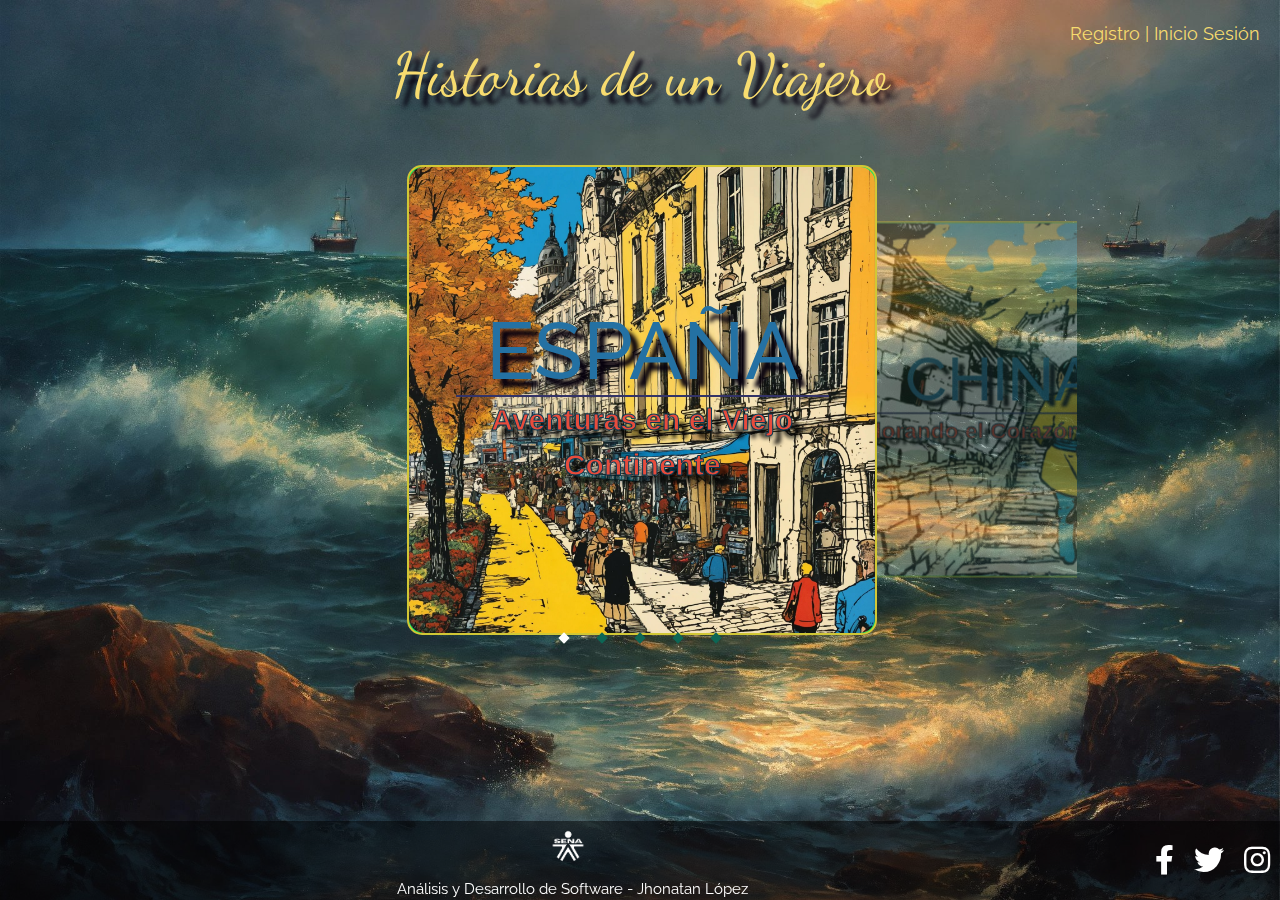
<file: index.html>
<!DOCTYPE html>
<html lang="es">
    <link rel="icon" type="image/x-icon" href="/index/img/Logo.jpg">
<head>
    <meta charset="UTF-8">
    <meta name="viewport" content="width=device-width, initial-scale=1.0">
    <meta http-equiv="X-UA-Caompatible" content="ie=edge">
    <title>Historias de un Viajero</title>
    <link rel="stylesheet" href="https://cdnjs.cloudflare.com/ajax/libs/font-awesome/5.15.1/css/all.min.css">

   
    <!-- Fonts -->
    <link href="https://fonts.googleapis.com/css?family=Dancing+Script|Raleway:500,600&display=swap" rel="stylesheet">
    
    <!-- Materialize.css -->
    <link rel="stylesheet" href="/index/css/materialize.min.css">
    
    <!-- CSS Estilos -->
    <link rel="stylesheet" href="/index/css/estilosindex.css">
</head>

<body>

    

    
    
    <div class="imagenfondo">
        <img src="/index/img/mar.jpg" alt="fondo" class="fondo">
        <a href="/registro.html" class="login-link">Registro | Inicio Sesión</a>
    </div>    
    </div>       
    
    <div class="container">
        <div class="row">
            <div class="col s12">
                <h1 class="center-align titulo">Historias de un Viajero</h1>                    

                <div class="carousel center-align">
                    <div class="carousel-item">
                        <h2 class="subtitulo"><a href="europa.html">España</a></h2>
                        <div class="linea-division"></div>
                        <p class="sabor">Aventuras en el Viejo Continente</p>
                        <img src="/index/img/europa.jpg" alt="europa">
                    </div>
                    <div class="carousel-item">
                        <h2 class="subtitulo"><a href="China.html">China</a></h2>
                        <div class="linea-division"></div>
                        <p class="sabor">Explorando el Corazón de Asia</p>
                        <img src="/index/img/asia.jpg" alt="asia">
                    </div>
                    <div class="carousel-item">
                        <h2 class="subtitulo"><a href="america.html">América</a></h2>
                        <div class="linea-division"></div>
                        <p class="sabor">Descubriendo América del Norte</p>
                        <img src="/index/img/america.jpg" alt="america">
                    </div>
                    <div class="carousel-item">
                        <h2 class="subtitulo"><a href="egipto.html">Egipto</a></h2>
                        <div class="linea-division"></div>
                        <p class="sabor">Travesías por la Tierra de los Faraones</p>
                        <img src="/index/img/egipto.jpg" alt="egipto">
                    </div>
                    <div class="carousel-item">
                        <h2 class="subtitulo"><a href="japon.html">Japón</a></h2>
                        <div class="linea-division"></div>
                        <p class="sabor">Aventuras en la Tierra del Sol Naciente</p>
                        <img src="/index/img/japon.jpg" alt="japon">
                    </div>                    
                </div>
            </div>
        </div>
    </div>
    
    <!-- Materialize.js -->
    <script src="/index/js/materialize.min.js"></script>
   
    <!-- JS Main -->
    <script src="/index/js/main.js"></script>
</body>
<footer>
    <div class="footer-content">
        <img src="/index/img/logo blanco sin fondo.png" alt="Logo" class="logo1">
        <p class="parrafo1">Análisis y Desarrollo de Software - Jhonatan López</p>
    </div>
    <div class="iconos-redes">
        <a href="https://www.facebook.com" target="_blank"><i class="fab fa-facebook-f"></i></a>
        <a href="https://www.twitter.com" target="_blank"><i class="fab fa-twitter"></i></a>
        <a href="https://www.instagram.com" target="_blank"><i class="fab fa-instagram"></i></a>
        <!-- Agrega más iconos según sea necesario -->
    </div>
</footer>
</html>
</file>
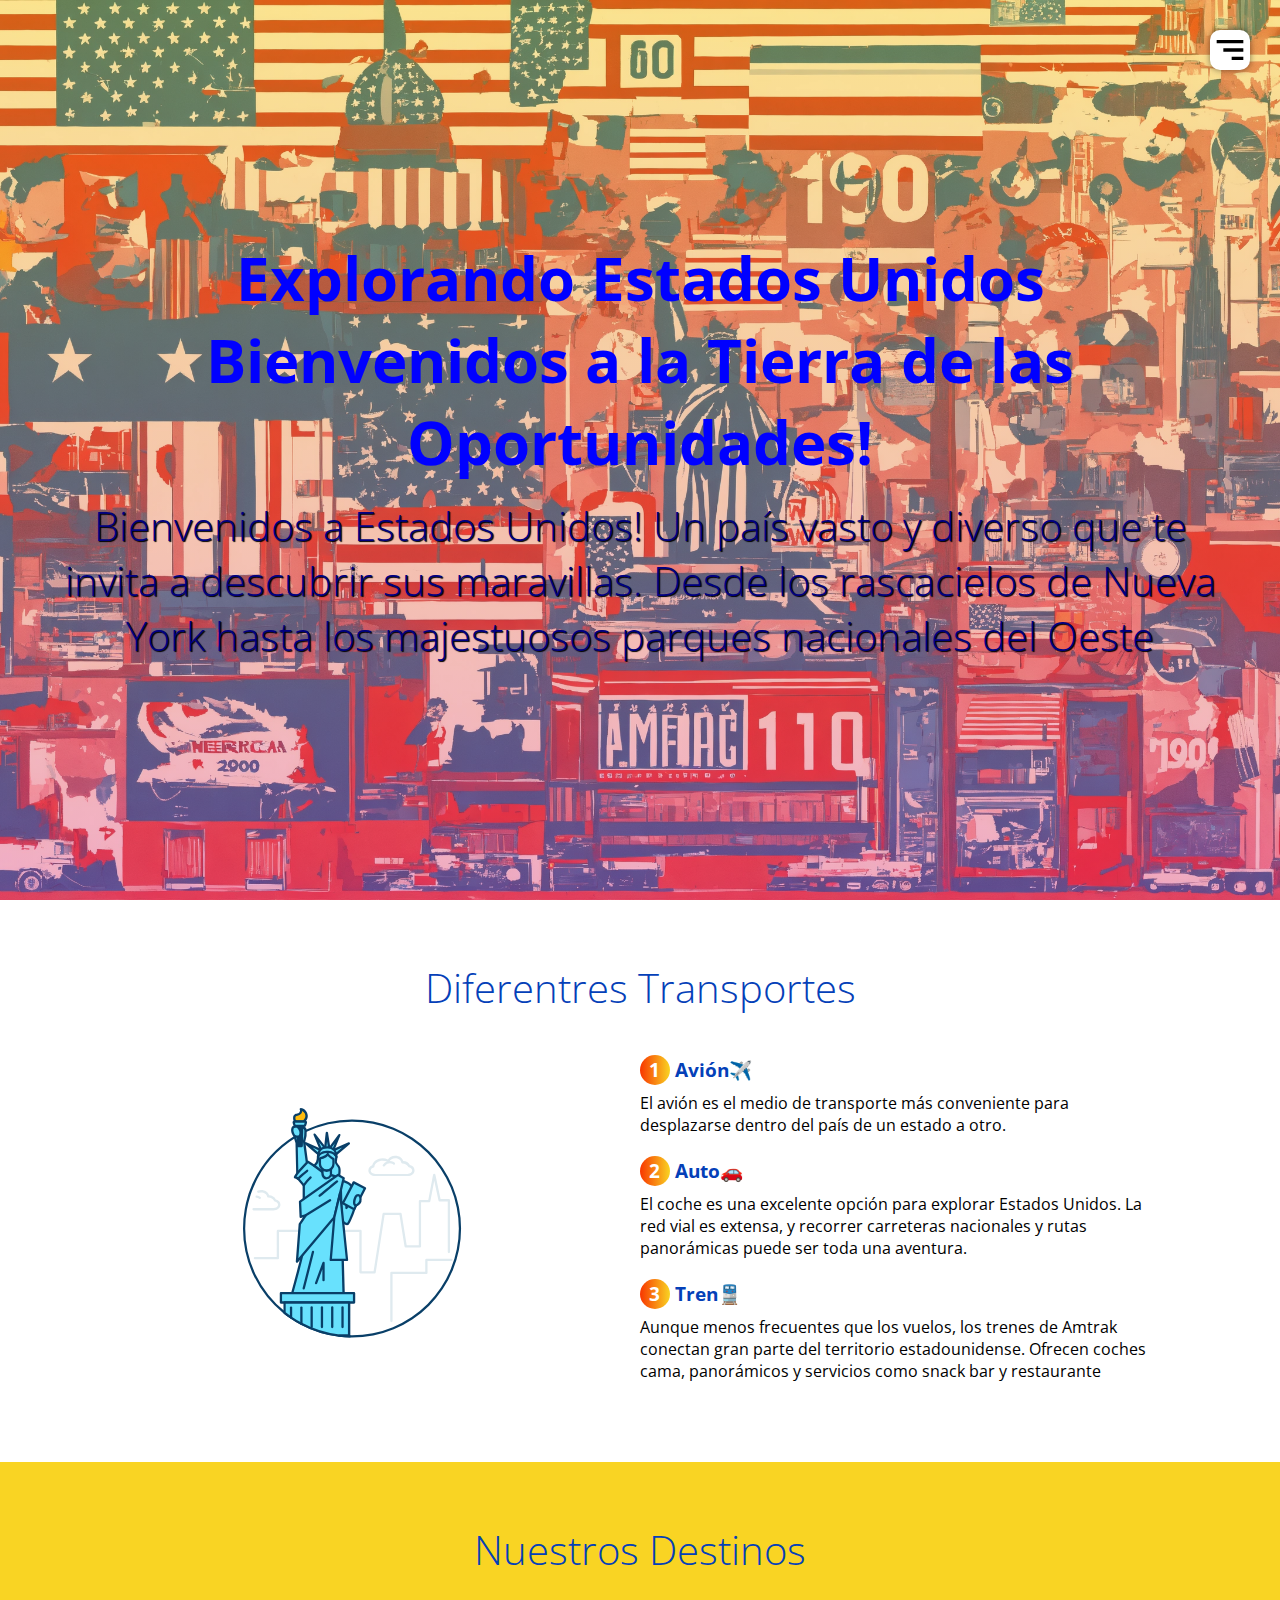
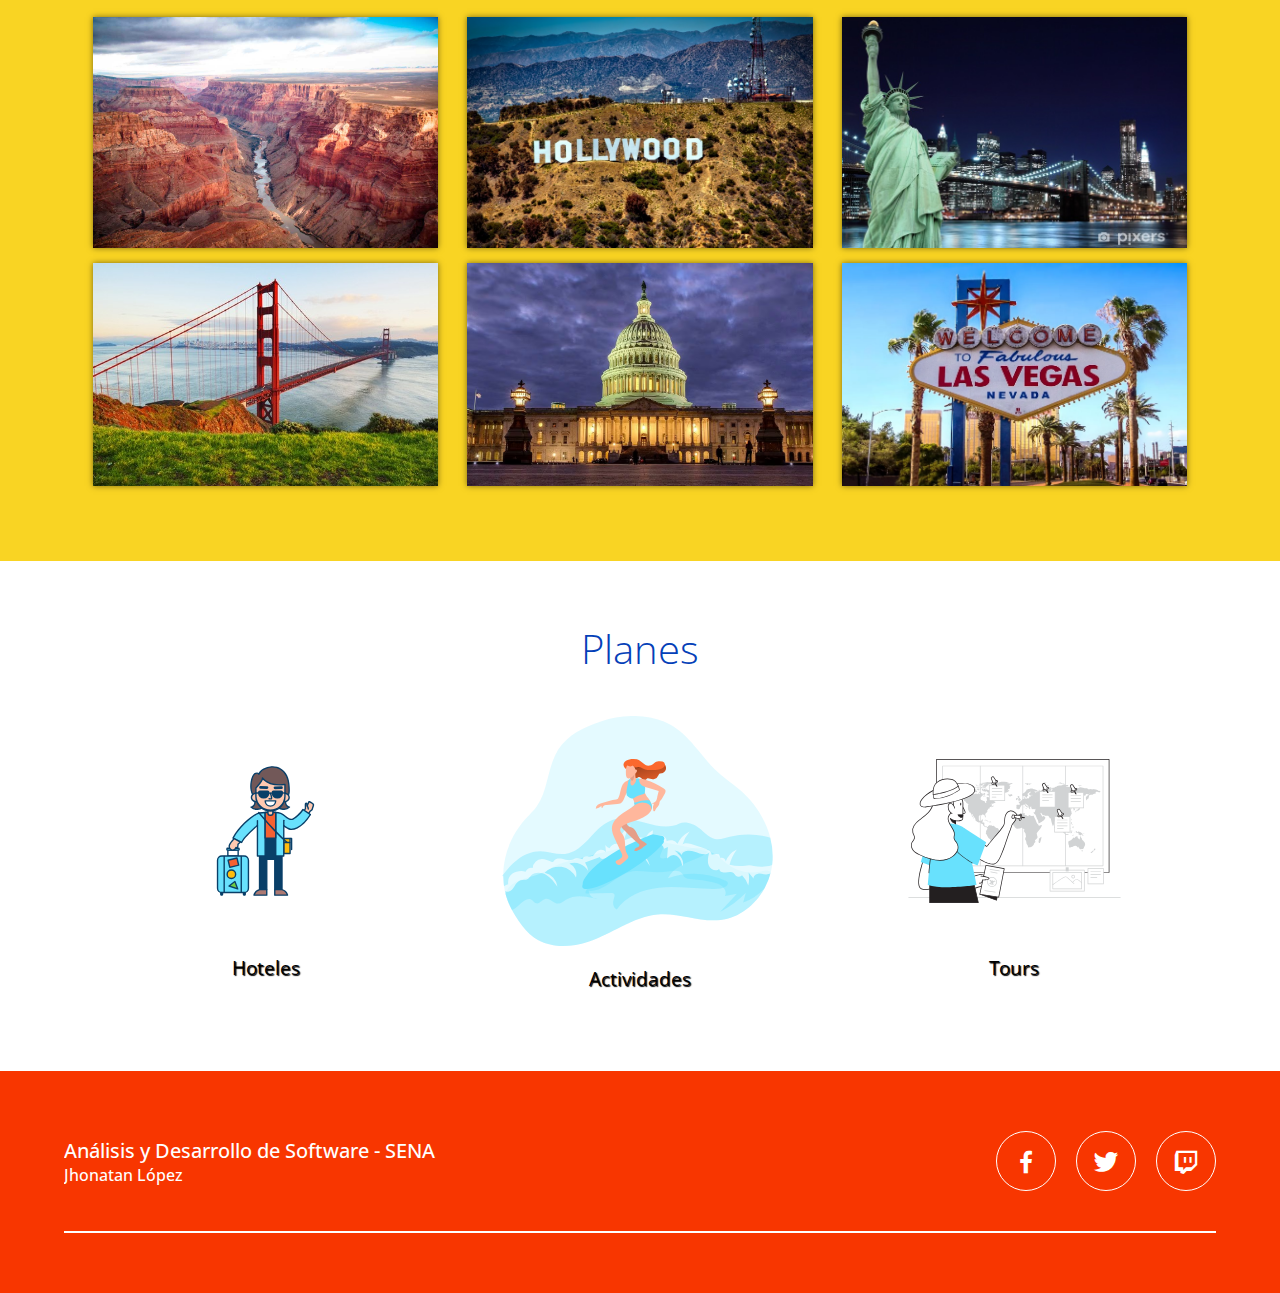
<file: america.html>
<!DOCTYPE html>
<html lang="en">
    <link rel="icon" type="image/x-icon" href="/index/img/Logo.jpg">
<head>
    <meta charset="UTF-8">
    <meta name="viewport" content="width=device-width, initial-scale=1.0">
    <title>Hola USA🗽</title>
    <link href="/america/css/style.css" rel="stylesheet">
    <link href='https://unpkg.com/boxicons@2.1.4/css/boxicons.min.css' rel='stylesheet'>
    <link rel="preconnect" href="https://fonts.googleapis.com">
    <link rel="preconnect" href="https://fonts.gstatic.com" crossorigin>
    <link href="https://fonts.googleapis.com/css2?family=Open+Sans:ital,wght@0,300..800;1,300..800&display=swap" rel="stylesheet">
</head>
<body>
    <header class="header" id="inicio">
        <img src="/america/img/hamburguesa.svg" alt="" class="hambuguer">

        <nav class="menu-navegacion ">
            <a href="index.html">Inicio</a>
            <a href="https://somosviajeros.com/blog/about">Nosotros</a>
            <a href="https://travelviajes.co/viajes-a-china">Paquetes</a>
            <a href="https://www.cheapoair.com/es-us/reserva/vuelos-bajos-de-99?fpaffiliate=coana-es-bing-generic&fpsub=sitelink-under-99&msclkid=319ab961461f184a985adc925db0aea7&utm_source=bing&utm_medium=cpc&utm_campaign=Destination-Destinations_ATLAS&utm_term=vuelos%20a%20usa&utm_content=destination%3Dunited_states%23product%3Dvuelos">Vuelos</a>
            <a href="https://seresviajeros.com/contactanos/">Contacto</a>
        </nav>

        <div class="contenedor head">
            <h1 class="titulo">Explorando Estados Unidos Bienvenidos a la Tierra de las Oportunidades!</h1>
            <p class="copy">Bienvenidos a Estados Unidos! Un país vasto y diverso que te invita a descubrir sus maravillas. Desde los rascacielos de Nueva York hasta los majestuosos parques nacionales del Oeste</p>
        </div>

    </header>

    <main>
            
        <section class="contenedor" id="servicio">
            <h2 class="subtitulo">Diferentres Transportes</h2>
            <div class="contenedor-servicio">
                <img src="/america/img/new-york-city-outline.svg" alt="">
                <div class="checklist-servicio">
                    <div class="service">
                        <h3 class="n-service"><span class="number">1</span>Avión✈️</h3>
                        <p>El avión es el medio de transporte más conveniente para desplazarse dentro del país de un estado a otro.</p>
                    </div>
                    <div class="service">
                        <h3 class="n-service"><span class="number">2</span>Auto🚗</h3>
                        <p>El coche es una excelente opción para explorar Estados Unidos. La red vial es extensa, y recorrer carreteras nacionales y rutas panorámicas puede ser toda una aventura.</p>
                    </div>
                    <div class="service">
                        <h3 class="n-service"><span class="number">3</span>Tren🚆</h3>
                        <p>Aunque menos frecuentes que los vuelos, los trenes de Amtrak conectan gran parte del territorio estadounidense. Ofrecen coches cama, panorámicos y servicios como snack bar y restaurante</p>
                    </div>
                </div>
            </div>
        </section>

        <section class="gallery" id="portafolio">
            <div class="contenedor">
                <h2 class="subtitulo">Nuestros Destinos</h2>
                <div class="contenedor-galeria">
                    <img src="/america/img/El Gran Cañon.jpg" alt="" class="img-galeria">
                    <img src="/america/img/Los Angeles.jpg" alt="" class="img-galeria">
                    <img src="/america/img/newYork.jpg" alt="" class="img-galeria">
                    <img src="/america/img/San Francisco.jpg" alt="" class="img-galeria">
                    <img src="/america/img/Washington.jpg" alt="" class="img-galeria">
                    <img src="/america/img/vegas.jpg" alt="" class="img-galeria">
                </div>
            </div>
        </section>

        <section class="imagen-light">
            <img src="/america/img/close.svg" alt="" class="close">
            <img src="/america/img/USA.jpg" alt="" class="agregar-imagen">
        </section>

        <section class="contenedor" id="expertos">
            <h2 class="subtitulo">Planes</h2>
            <section class="experts">
                <div class="cont-expert">
                    <img src="/america/img/hotel.svg" alt="">
                    <h3 class="n-expert">Hoteles</h3>
                </div>
                <div class="cont-expert">
                    <img src="/america/img/actividades.svg" alt="">
                    <h3 class="n-expert">Actividades</h3>
                </div>
                <div class="cont-expert">
                    <img src="/america/img/planes1.svg" alt="">
                    <h3 class="n-expert">Tours</h3>
                </div>
            </section>
        </section>

    </main>

    <footer id="Contacto">

        <div class="contenedor footer-content">
            <div class="contact-us">
                <h2 class="brand">Análisis y Desarrollo de Software - SENA</h2>
                <p>Jhonatan López</p>
            </div>
            <div class="social-media">
                <a href="./" class="social-media-icon">
                    <i class='bx bxl-facebook'></i>
                </a>
                <a href="./" class="social-media-icon">
                    <i class='bx bxl-twitter' ></i>
                </a>
                <a href="./" class="social-media-icon">
                    <i class='bx bxl-twitch' ></i>
                </a>
            </div>
        </div>
        <div class="line">

        </div>

    </footer> 

    <script src="/america/js/menu.js"></script>
    <script src="/america/js/ligthtbox.js"></script>   
    
</body>
</html>
</file>
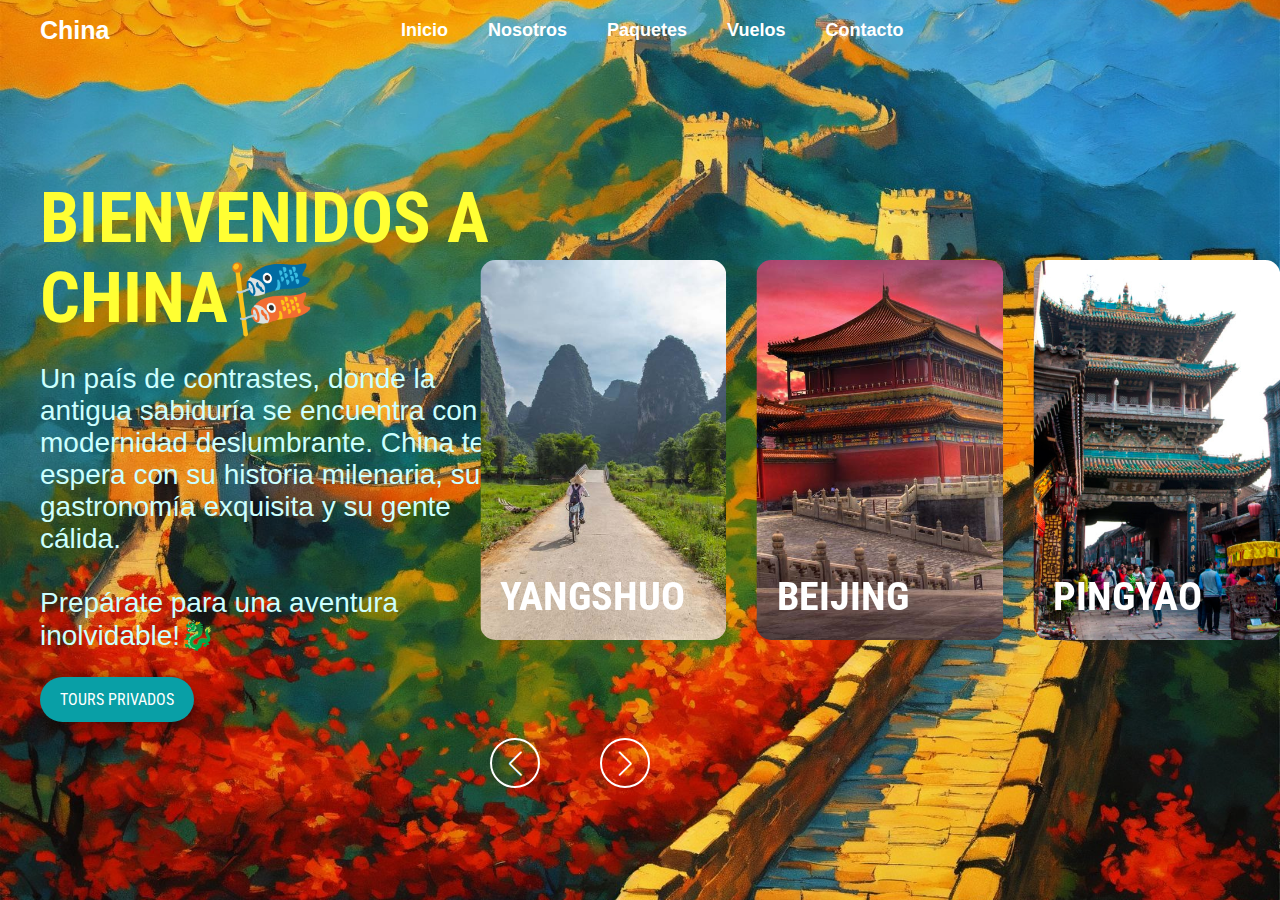
<file: China.html>
<!DOCTYPE html>
<html lang="en">
    <link rel="icon" type="image/x-icon" href="/index/img/Logo.jpg">
<head>
    <meta charset="UTF-8">
    <meta name="viewport" content="width=device-width, initial-scale=1.0">
    <title>Hola China🏯</title>
    <!-- Librería font-awesome CSS -->
    <link rel="stylesheet" href="https://cdnjs.cloudflare.com/ajax/libs/font-awesome/6.4.0/css/all.min.css" integrity="sha512-iecdLmaskl7CVkqkXNQ/ZH/XLlvWZOJyj7Yy7tcenmpD1ypASozpmT/E0iPtmFIB46ZmdtAc9eNBvH0H/ZpiBw==" crossorigin="anonymous" referrerpolicy="no-referrer" />
    <!-- Librería With Swiper JavaScript -->
    <link rel="stylesheet" href="https://cdn.jsdelivr.net/npm/swiper@11/swiper-bundle.min.css"/>
    <link rel="stylesheet" href="/China/css/style.css">

</head>
<body>

    <header class="header">

        <div class="menu container">
            <a href="#" class="logo">China</a>
            <input type="checkbox" id="menu"/>
            <label for="menu">
                <img src="/China/img/menu.png" class="menu-icono" alt="">
            </label>
            <nav class="navbar">
                <ul>
                    <li><a href="index.html">Inicio</a></li>
                    <li><a href="https://somosviajeros.com/blog/about">Nosotros</a></li>
                    <li><a href="https://travelviajes.co/viajes-a-china">Paquetes</a></li>
                    <li><a href="https://co.vuelosmuybaratos.com/vuelos-a-china-CN?advertising_channel_type=o&utm_source=bing&utm_medium=cpc&utm_campaign=E:CO:country&utm_content=be&utm_term=vuelos%20desde%20colombia%20a%20china&msclkid=d24882b87080188263fce74a2182b619">Vuelos</a></li>
                    <li><a href="https://seresviajeros.com/contactanos/">Contacto</a></li>
                </ul>
            </nav>
            <div class="icons">
                <a href="https://www.twitter.com" target="_blank"><i class="fa-brands fa-twitter"></i></a>
                <a href="https://www.twitch.tv/" target="_blank"><i class="fa-brands fa-twitch"></i></a>
                <a href="https://www.linkedin.com/" target="_blank"><i class="fa-brands fa-linkedin"></i></a>
            </div>
        </div>

        <div class="header-content container">
            <div class="header-txt">
                <h1>Bienvenidos a China🎏</h1>
                <p>
                    Un país de contrastes, donde la antigua sabiduría se encuentra con la modernidad deslumbrante. China te espera con su historia milenaria, su gastronomía exquisita y su gente cálida. <br><br>Prepárate para una aventura inolvidable!🐉  
                </p>
                <a href="https://www.thechinaguide.com/es/experiences/search" class="btn-1">Tours privados</a>
            </div>
        </div>

        <div class="images">
            <div class="swiper mySwiper">
                <div class="swiper-wrapper">
                    <div class="swiper-slide">
                        <img src="/China/img/Beijing-1.jpg" alt="imagen">
                        <h3 class="destino"><a href="https://www.thechinaguide.com/es/destination/Beijing">Beijing</a></h3>
                    </div>
                    <div class="swiper-slide">
                        <img src="/China/img/Pingyao.jpg" alt="imagen">
                        <h3 class="destino"><a href="https://www.thechinaguide.com/es/destination/Pingyao">Pingyao</a></h3>
                    </div>
                    <div class="swiper-slide">
                        <img src="/China/img/Chengdu1.jpg" alt="imagen">
                        <h3 class="destino"><a href="https://www.thechinaguide.com/es/destination/Chengdu">Chengdu</a></h3>
                    </div>
                    <div class="swiper-slide">
                        <img src="/China/img/muralla.jpg" alt="imagen">
                        <h3 class="destino"><a href="https://www.thechinaguide.com/es/destination/great-wall-of-china">Gran Muralla China</a></h3>
                    </div>
                    <div class="swiper-slide">
                        <img src="/China/img/Yangshuo.jpg" alt="imagen">
                        <h3 class="destino"><a href="https://www.thechinaguide.com/es/destination/Yangshuo">Yangshuo</a></h3>
                    </div>
                </div>
            </div>
        </div>

        <div class="rows">
            <div class="swiper-button-next"></div>
            <div class="swiper-button-prev"></div>
        </div>

    </header>


    <!-- Librería With Swiper JavaScript -->
    <script src="https://cdn.jsdelivr.net/npm/swiper@11/swiper-bundle.min.js"></script>
    <script src="/China/js/script.js"></script>
</body>
</html>
</file>
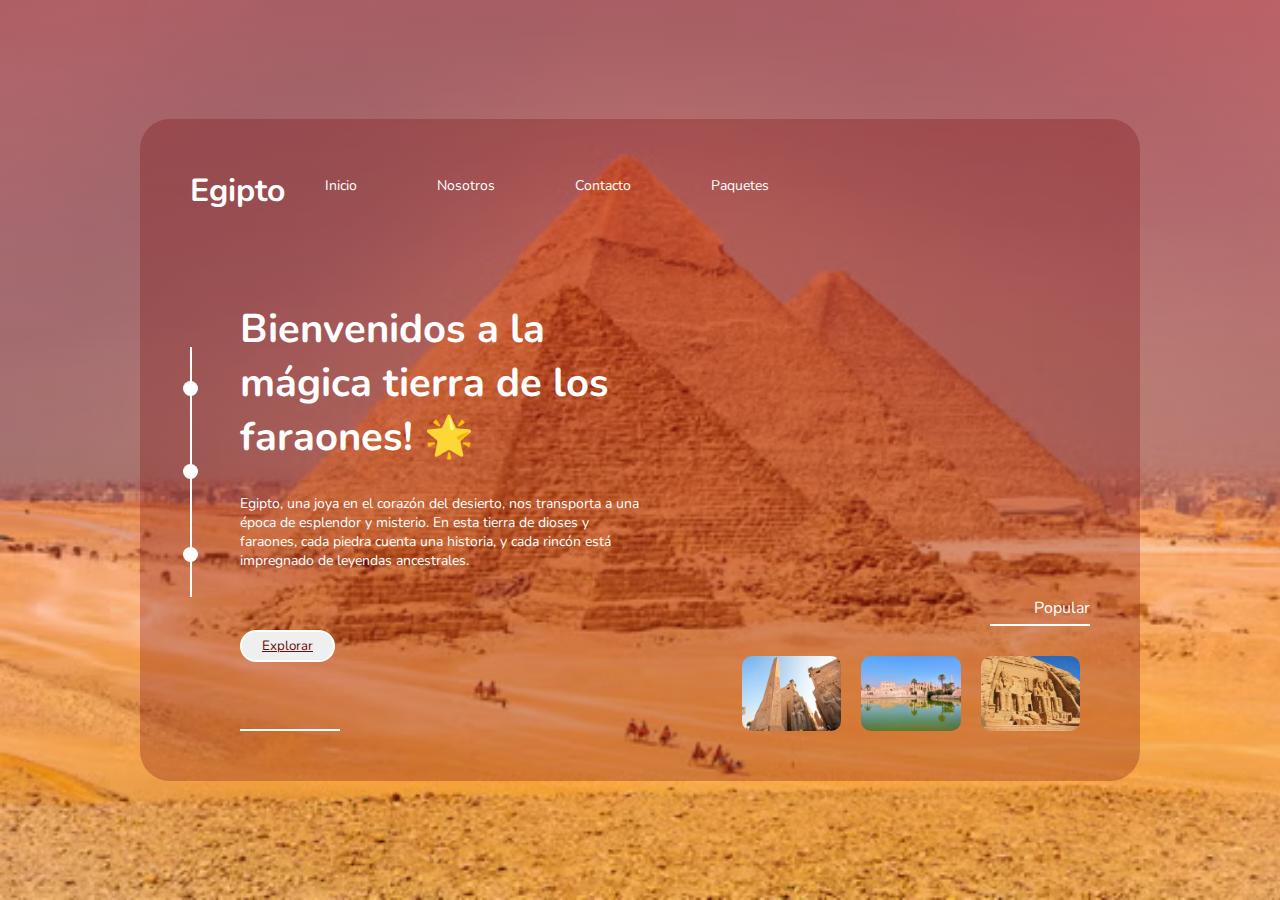
<file: egipto.html>
<!DOCTYPE html>
<html lang="es">
    <link rel="icon" type="image/x-icon" href="/index/img/Logo.jpg">
<head>
    <meta charset="UTF-8">
    <meta http-equiv="X-UA-Compatible" content="IE=edge">
    <meta name="viewport" content="width=device-width, initial-scale=1.0">
    <link rel="stylesheet" href="https://cdnjs.cloudflare.com/ajax/libs/font-awesome/6.1.1/css/all.min.css" integrity="sha512-KfkfwYDsLkIlwQp6LFnl8zNdLGxu9YAA1QvwINks4PhcElQSvqcyVLLD9aMhXd13uQjoXtEKNosOWaZqXgel0g==" crossorigin="anonymous" referrerpolicy="no-referrer" />
    <link rel="stylesheet" href="/Egipto/css/estilo.css">
    <title>Hola Egipto🐪</title>
</head>
<body>
    <section class="contenedor">
        <header>
            <h1>Egipto</h1>
            <nav>
                <ul>
                    <li><a href="index.html">Inicio</a></li>
                    <li><a href="https://somosviajeros.com/blog/about">Nosotros</a></li>
                    <li><a href="https://seresviajeros.com/contactanos/">Contacto</a></li>
                    <li><a href="https://co.vuelosmuybaratos.com/vuelos-a-egipto-EG?advertising_channel_type=o&utm_source=bing&utm_medium=cpc&utm_campaign=E:CO:country&utm_content=bp&utm_term=viaje%20de%20colombia%20a%20egipto&msclkid=d58696868b5214ae766ff37f856e4535">Paquetes</a></li>
                </ul>
            </nav>
            <div class="busqueda">
                <input type="text" placeholder="Buscar">
                <i class="fa-solid fa-magnifying-glass"></i>
            </div>
        </header>

        <div class="contenido">
            <div class="linea-decorativa">
                <div class="circulo"></div>
                <div class="circulo"></div>
                <div class="circulo"></div>
            </div>
            <div class="left">
                <h2>Bienvenidos a la mágica tierra de los faraones! 🌟</h2>
                <p>Egipto, una joya en el corazón del desierto, nos transporta a una época de esplendor y misterio. En esta tierra de dioses y faraones, cada piedra cuenta una historia, y cada rincón está impregnado de leyendas ancestrales.</p>

                <button ><a href="https://www.viajeroscallejeros.com/lugares-que-visitar-egipto/" >Explorar</a></button>

                <div class="redes">
                    <a href="#"><i class="fa-brands fa-facebook-f"></i></a>
                    <a href="#"><i class="fa-brands fa-twitter"></i></a>
                    <a href="#"><i class="fa-brands fa-instagram"></i></a>
                </div>
            </div>

            <div class="right">
                <div class="popular">
                    Popular
                </div>
                <div class="contenedor-fotos">
                    <img src="/Egipto/img/Templo de Luxor.jpg" alt="">
                    <img src="/Egipto/img/El Templo de Karnak.jpg" alt="">
                    <img src="/Egipto/img/El templo de Abu Simbel.jpg" alt="">
                </div>
            </div>
        </div>

    </section>
    
</body>
</html>
</file>
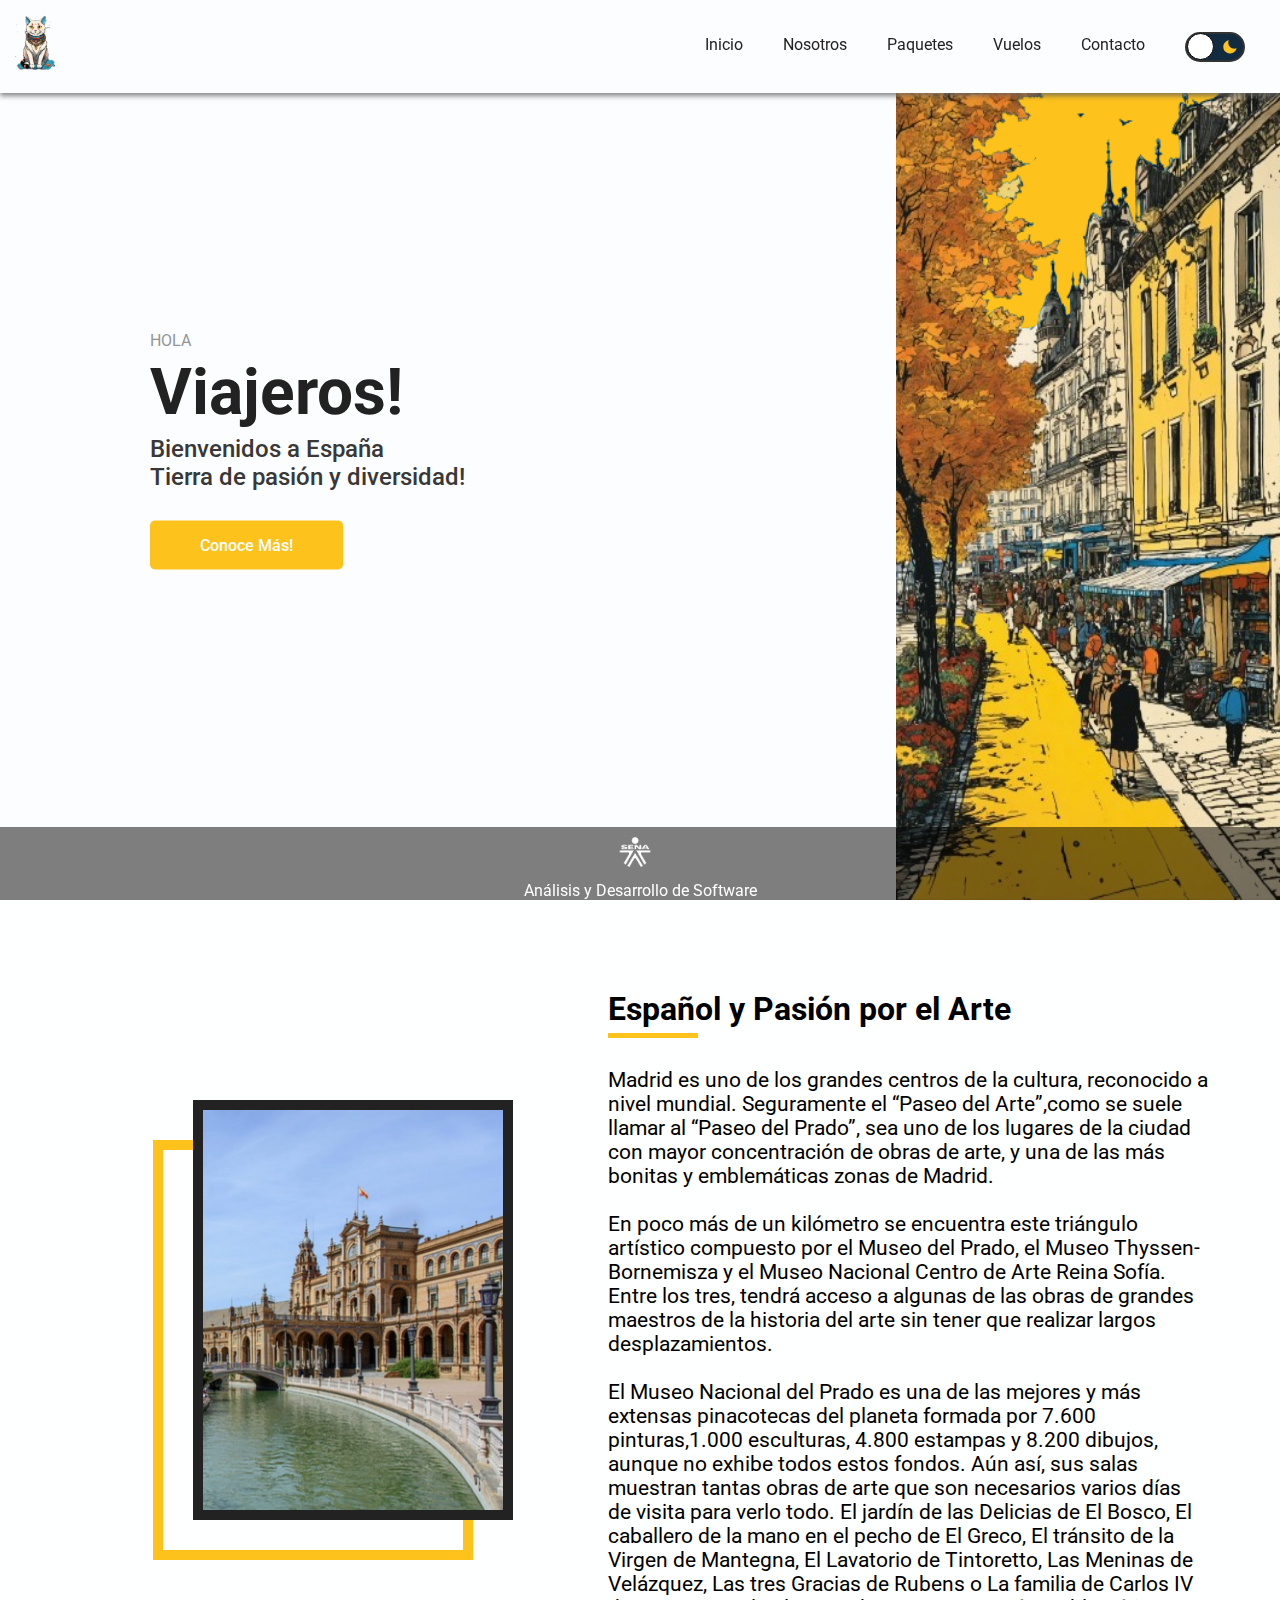
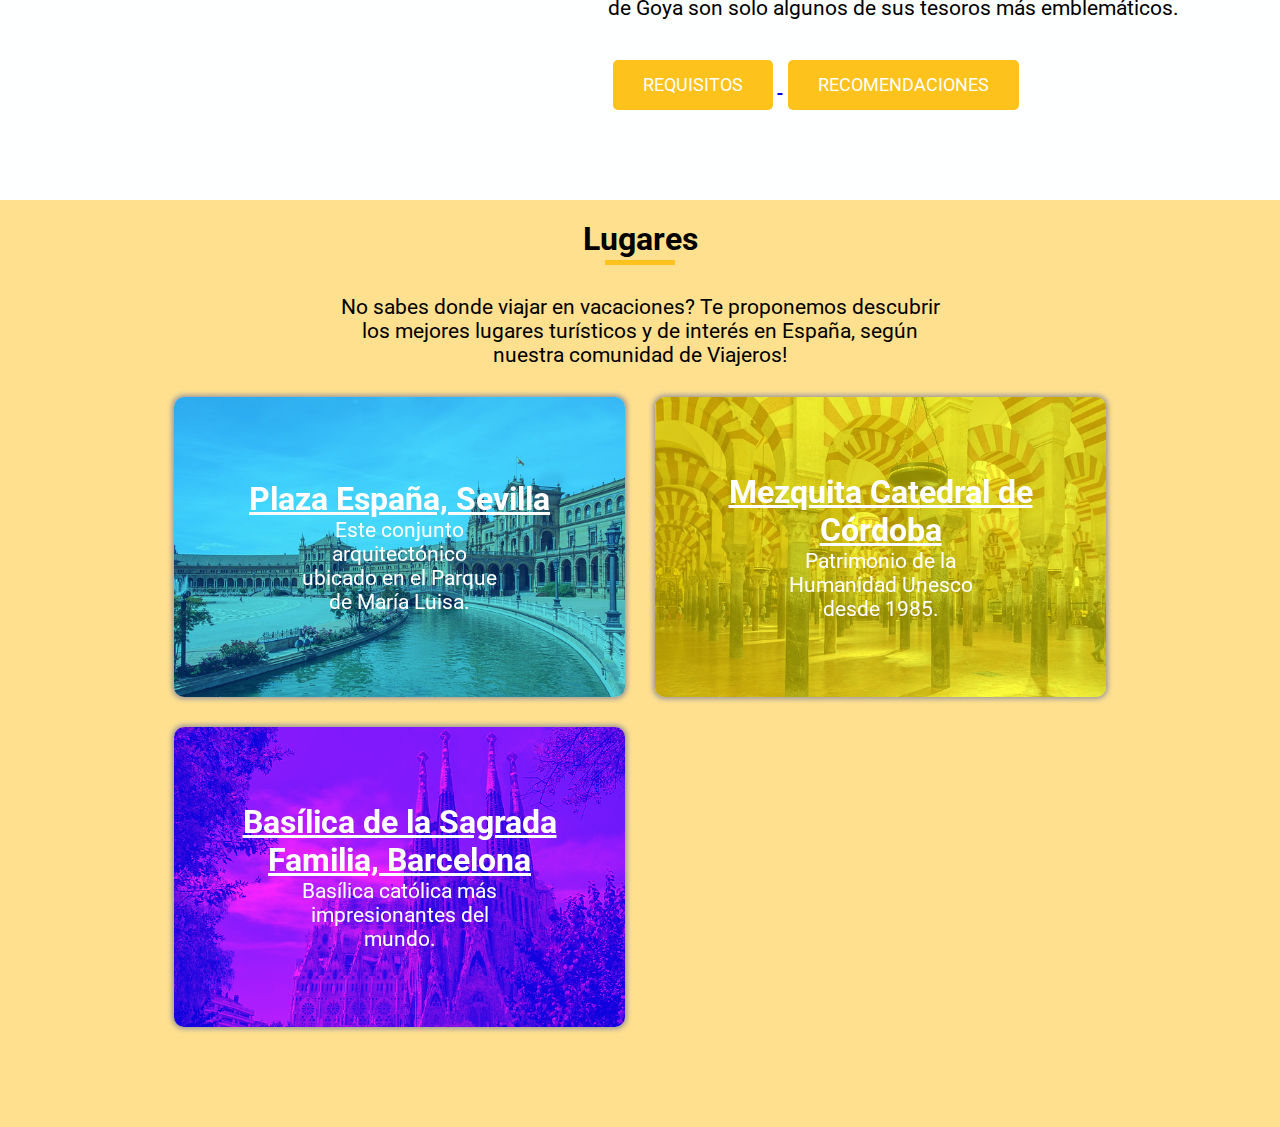
<file: europa.html>
<!DOCTYPE html>
<html lang="en">
    <link rel="icon" type="image/x-icon" href="/España/img/Logo.jpg">
<head>
    <meta charset="UTF-8">
    <meta name="viewport" content="width=device-width, initial-scale=1.0">
    <link rel="stylesheet" href="/España/css/style.css">
    <link rel="preconnect" href="https://fonts.googleapis.com">
    <link rel="preconnect" href="https://fonts.gstatic.com" crossorigin>
    <link href="https://fonts.googleapis.com/css2?family=Roboto:wght@300;400;500;700&display=swap" rel="stylesheet">
    <link href='https://unpkg.com/boxicons@2.1.4/css/boxicons.min.css' rel='stylesheet'>
    <title>Hola España🏰</title>
</head>
<body>
    <nav>
        <span class="logo">
            <img src="/España/img/logoSinFondo.png" alt="Logo">
        </span>
        <button class="btn-menu"><i class='bx bx-menu'></i></button>
        <ul class="menu-options">
            <li><a href="index.html">Inicio</a></li>
            <li><a href="https://somosviajeros.com/blog/about">Nosotros</a></li>
            <li><a href="https://travelviajes.co/viajes-a-espana">Paquetes</a></li>
            <li><a href="https://www.iberia.com/co/?END_CITY_01=MAD&ADT=1&TRIP_TYPE=2&FARE_TYPE=R&flexible=true&cq_src=google_ads&cq_cmp=368289645&cq_con=99278502869&cq_term=viaje%20espa%C3%B1a&cq_med=&cq_plac=&cq_net=g&cq_plt=gp&esl-k=google-ads|ng|c576084672409|mp|kviaje%20espa%C3%B1a|p|t|dc|a99278502869|g368289645&gad_source=1&gclid=Cj0KCQjw-r-vBhC-ARIsAGgUO2D6ezSS717VreCgqxVbvjmqAn7L_CoNQsnyuu1vSfqIPmMopsGGEZgaAkFwEALw_wcB">Vuelos</a></li>
            <li><a href="https://seresviajeros.com/contactanos/">Contacto</a></li>
            <li class="switch">
                <i class='bx bxs-sun' ></i>
                <i class='bx bxs-moon' ></i>
            </li>
        </ul>
    </nav>
    <header>
        <div class="header__info">
            <div class="info">
                <div class="info__childs">
                    <p class="hello">HOLA</p>
                    <h1>Viajeros!</h1>
                    <p class="descripcion">Bienvenidos a España <br> Tierra de pasión y diversidad!</p>
                    <a href="https://www.hola.com/viajes/galeria/20220927217852/lugares-turisticos-espana-mas-importantes/1/" class="boton">
                        <button>Conoce Más!</button>
                    </a>
                </div>
            </div>
        </div>
        <div class="y-container"></div>
        <img class="foto" src="/España/img/espanaSinFondo.png" alt="empresario">
    </header>
    <main>
        <section>
            <div class="about-img">
                <img src="/España/img/Sevilla.png" alt="">
            </div>
            <article>
                <h2>Español y Pasión por el Arte</h2>
                <p>Madrid es uno de los grandes centros de la cultura, reconocido a nivel mundial. Seguramente el “Paseo del Arte”,como se suele llamar al “Paseo del Prado”, sea uno de los lugares de la ciudad con mayor concentración de obras de arte, y una de las más bonitas y emblemáticas zonas de Madrid. <br> <br> En poco más de un kilómetro se encuentra este triángulo artístico compuesto por el Museo del Prado, el Museo Thyssen-Bornemisza y el Museo Nacional Centro de Arte Reina Sofía. Entre los tres, tendrá acceso a algunas de las obras de grandes maestros de la historia del arte sin tener que realizar largos desplazamientos.<br> <br>

                El Museo Nacional del Prado es una de las mejores y más extensas pinacotecas del planeta formada por 7.600 pinturas,1.000 esculturas, 4.800 estampas y 8.200 dibujos, aunque no exhibe todos estos fondos. Aún así, sus salas muestran tantas obras de arte que son necesarios varios días de visita para verlo todo. El jardín de las Delicias de El Bosco, El caballero de la mano en el pecho de El Greco, El tránsito de la Virgen de Mantegna, El Lavatorio de Tintoretto, Las Meninas de Velázquez, Las tres Gracias de Rubens o La familia de Carlos IV de Goya son solo algunos de sus tesoros más emblemáticos.</p>      
                <div class="about-btns">
                    <a href="https://www.visadoeuropeo.com/requisitos/colombia" class="boton">
                        <button>REQUISITOS</button>
                    </a>
                    <a href="https://www.exteriores.gob.es/Embajadas/bogota/es/ViajarA/Paginas/Recomendaciones-de-viaje.aspx" class="boton">   
                        <button>RECOMENDACIONES</button>
                    </a>    
                </div>
            </article>
        </section>
        <section class="lugares">
            <h2>Lugares</h2>
            <p>No sabes donde viajar en vacaciones? Te proponemos descubrir los mejores lugares turísticos y de interés en España, según nuestra comunidad de Viajeros!</p>
            <div class="grid-courses">
                <div class="grid-course-cont">
                    <div class="bg-color blue"></div>
                    <div class="cont ">
                        <h3><a href="https://www.andalucia.org/es/sevilla-visitas-plaza-de-espana"> Plaza España, Sevilla</a></h3>
                        <p>Este conjunto arquitectónico ubicado en el Parque de María Luisa.</p>
                    </div>
                </div>
                    
                <div class="grid-course-cont">
                    <div class="bg-color yellow" ></div>
                    <div class="cont ">                        
                        <h3><a href="https://mezquita-catedraldecordoba.es/">Mezquita Catedral de Córdoba</a></h3>
                        <p>Patrimonio de la Humanidad Unesco desde 1985.</p>                        
                    </div>
                </div>
                <div class="grid-course-cont">
                    <div class="bg-color purp"></div>
                    <div class="cont">
                        <h3><a href="https://sagradafamilia.org/es/historia-del-templo">Basílica de la Sagrada Familia, Barcelona</a></h3>
                        <p>Basílica católica más impresionantes del mundo.</p>
                    </div>
                </div>
            </div>
        </section>
    </main>
    <script src="/España/js/menu.js"></script>
    <script src="/España/js/dark.js"></script>
</body>
<footer>
    <div class="footer-content">
        <img src="/index/img/logo blanco sin fondo.png" alt="Logo" class="logo1">
        <p class="parrafo1">Análisis y Desarrollo de Software</p>
    </div>
</footer>
</html>
</file>
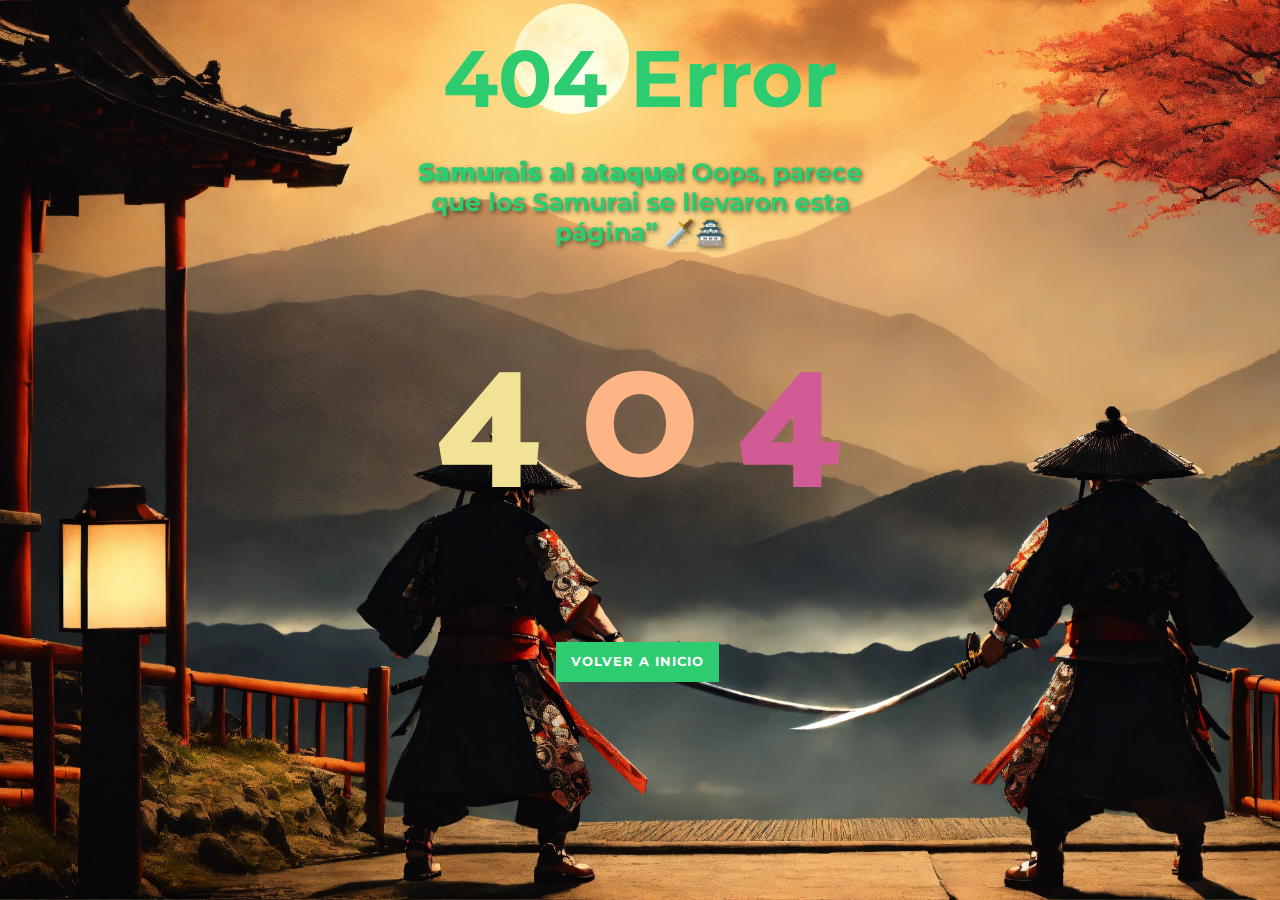
<file: japon.html>
<!DOCTYPE html>
<html lang="en">
    <link rel="icon" type="image/x-icon" href="/index/img/Logo.jpg">
<head>
    <meta charset="UTF-8">
    <meta name="viewport" content="width=device-width, initial-scale=1.0">
    <link rel="stylesheet" href="/Japon/css/style.css">
    <title>Hola Japon🏯</title>
</head>
<body>
    <h1>404 Error</h1>
    <p class="zoom-area"><b>Samurais al ataque!</b> Oops, parece que los Samurai se llevaron esta página” 🗡️🏯</p>
    <section class="error-container">
        <span><span>4</span></span>
        <span>0</span>
        <span><span>4</span></span>
    </section>
<div class="link-container">
  <a target="_blank" href="index.html" class="more-link">Volver a Inicio</a>
</div>
</body>
</html>
</file>
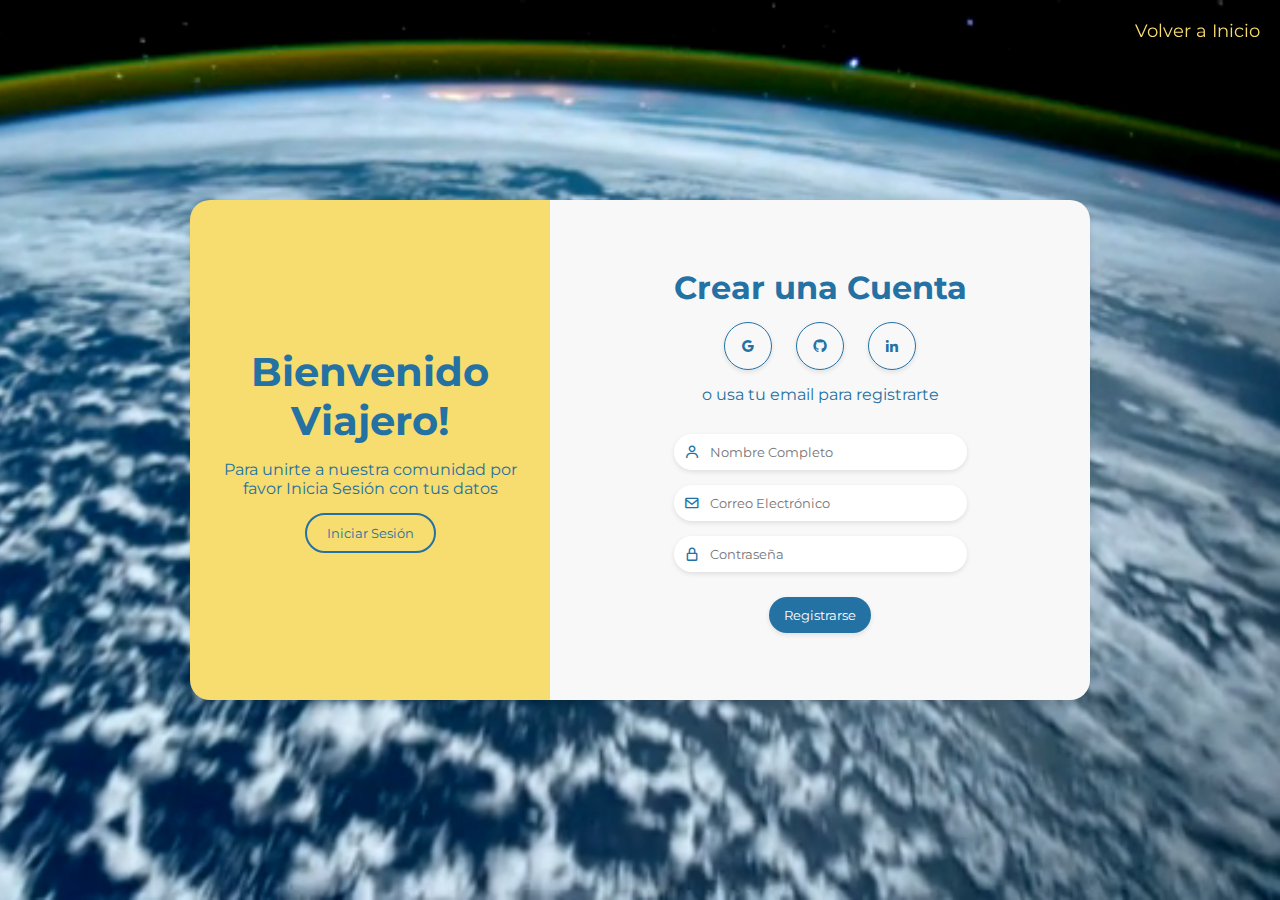
<file: registro.html>
<!DOCTYPE html>
<html lang="en">
    <link rel="icon" type="image/x-icon" href="/index/img/Logo.jpg">
<head>
    <meta charset="UTF-8">
    <meta name="viewport" content="width=device-width, initial-scale=1.0">
    <title>Registro | Inicio Sesión</title>
    <link rel="stylesheet" href="/registro/css/registro.css">
    <link rel="preconnect" href="https://fonts.googleapis.com">
<link rel="preconnect" href="https://fonts.gstatic.com" crossorigin>
<link href='https://unpkg.com/boxicons@2.1.4/css/boxicons.min.css' rel='stylesheet'>
<link href="https://fonts.googleapis.com/css2?family=Montserrat:ital,wght@0,100..900;1,100..900&display=swap" rel="stylesheet">
</head>
<body>
    <video autoplay muted loop id="videoFondo">
        <source src="/registro/video/fondoLogin.mp4" type="video/mp4">
    </video>
    <a href="index.html" class="login-link">Volver a Inicio</a>
    
    <div class="container-form register">
        <div class="information">
            <div class="info-childs">
                <h2>Bienvenido Viajero!</h2>
                <p>Para unirte a nuestra comunidad por favor Inicia Sesión con tus datos</p>
                <input type="button" value="Iniciar Sesión" id="sign-in">
            </div>
        </div>
        <div class="form-information">
            <div class="form-information-childs">
                <h2>Crear una Cuenta</h2>
                <div class="icons">
                    <i class='bx bxl-google'></i>
                    <i class='bx bxl-github'></i>
                    <i class='bx bxl-linkedin'></i>
                </div>
                <p>o usa tu email para registrarte</p>
                <form class="form">
                    <label>
                        <i class='bx bx-user'></i>
                        <input type="text" placeholder="Nombre Completo">
                    </label>
                    <label>
                        <i class='bx bx-envelope'></i>
                        <input type="email" placeholder="Correo Electrónico">
                    </label>
                    <label>
                        <i class='bx bx-lock-alt'></i>
                        <input type="password" placeholder="Contraseña">
                    </label>
                    <input type="submit" value="Registrarse">
                </form>
            </div>   
        </div>
    </div>

    <div class="container-form login hide">
        <div class="information">
            <div class="info-childs">
                <h2>Hola Trotamundos!</h2>
                <p>Para unirte a nuestra comunidad por favor Inicia Sesión con tus datos</p>
                <input type="button" value="Registrarse" id="sign-up">
            </div>
        </div>
        <div class="form-information">
            <div class="form-information-childs">
                <h2>Iniciar Sesión</h2>
                <div class="icons">
                    <i class='bx bxl-google'></i>
                    <i class='bx bxl-github'></i>
                    <i class='bx bxl-linkedin'></i>
                </div>
                <p>o Iniciar Sesión con una cuenta</p>
                <form class="form">                    
                    <label>
                        <i class='bx bx-envelope'></i>
                        <input type="email" placeholder="Correo Electrónico">
                    </label>
                    <label>
                        <i class='bx bx-lock-alt'></i>
                        <input type="password" placeholder="Contraseña">
                    </label>
                    <input type="submit" value="Iniciar Sesión">
                </form>
            </div>    
        </div>
    </div>
    <!-- JS Main -->
    <script src="/registro/js/registro.js"></script>    
</body>
</html>
</file>
<file: index/css/estilosindex.css>
/* Pagina Index  */
* {
    margin: 0; 
    padding: 0;
    box-sizing: border-box;    
   
}

.login-link {
    position: absolute;
    top: 0;
    right: 0;
    margin: 10px;
    background-color: rgba(0, 0, 0, 0); /* Fondo transparente */
    color: #F7DC6F; /* Cambia el color según tu diseño */
    padding: 10px;
    text-decoration: none;
    font-size: 18px;
    border: none;
    cursor: pointer;
    z-index: 10; 
}

.login-link:hover {
    font-size: 22px;
    color:  #FFFF33;
}

body { 
    min-height: 100vh;
    background-image: linear-gradient(-45deg, #2E4053  50%, rgb(46, 64, 83) 50%);
    font-family: 'Raleway', sans-serif;
}

.center-align .titulo {
    position: fixed;
    bottom: 0;
    left: 0;
    width: 100%;
    height: 90px;
    color: #2E4053 ; 
    text-align: center;
    padding: 20px;
    box-sizing: border-box;
}

body .imagenfondo .fondo {
    width: 100%;
    height: 100%;
    object-fit: cover;
    position: absolute;
    top: 0;
    left: 0;
    z-index: -1;
}

.titulo {
    font-size: 60px;
    font-family: 'Dancing Script', cursive;
    margin-bottom: 40px;
    color: #F7DC6F;
    text-shadow: 8px 8px 4px rgb(6, 1, 14);
}


.subtitulo {
    margin: 0;
    color: rgb(94, 41, 10);
    text-shadow: 8px 8px 4px rgb(6, 1, 14);
    display: inline;
    font-size: 80px;
    font-weight: 500;
    text-transform: uppercase;
}

.subtitulo a {
    color: #2471A3 ;
}

.sabor { 
    color: #E74C3C   ;
    margin: 7px 0;
    font-size: 30px;
    font-weight: 600;
    -webkit-text-stroke: 1px rgb(5, 58, 84);
    text-shadow: 8px 8px 4px rgb(0, 0, 0);
    -webkit-text-stroke-color: 2px #2471A3    ;
    font-family: Verdana, Geneva, Tahoma, sans-serif;
    margin-top: 0;
    -webkit-text-stroke-width: none;
    
}

.linea-division {
    width: 80%;
    height: 2px;
    background-color: #333366  ;
}

/* Estilos Carousel M */
.carousel {
    margin-top: 15px;
    min-height: 500px;
    
}

.carousel .carousel-item {
    
    display: flex;
    flex-direction: column;
    justify-content: center;
    align-items: center;
    user-select: none;
    background: #08ee61;
    width: 470px;
    height: 470px;
    border: 2px solid #d1c735;
    border-radius: 15px;
}

.carousel .carousel-item:hover {
    border-color: rgb(15, 175, 172);
}

.carousel .carousel-item:active {
    border-color: #08ee61;
}


.carousel .carousel-item:hover h2 {
    font-size: 90px ;    
}



.carousel .carousel-item img {
    width: 100%;
    height: 100%;
    object-fit: cover;
    position: absolute;
    top: 0;
    left: 0;
    z-index: -1;
    border-radius: 15px;
}

.carousel .indicators .indicator-item {
    border-radius: 0;
    transform: rotate(45deg);
    margin: 0 15px;
    background:#0E6655;
}


footer {
    position: fixed;
    bottom: 0;
    left: 0;
    width: 100%;
    background-color: rgba(0, 0, 0, 0.5);
    color: #fff;
    padding: -5px;
    display: flex;
    align-items: center;
    justify-content: space-between;
    box-sizing: border-box;
}

.footer-content {
    position: flex;
    bottom: 0;
    left: 0;
    width: 100%;
    align-items: center;
    text-align: center;
    padding: -5px;
}

.logo1 {
    width: 50px;
    height: auto;
    margin-right: 10px;
}

.parrafo1 {
    margin: 0; /* Elimina el margen por defecto para alinear correctamente */
}

.iconos-redes {
    display: flex;
    justify-content: flex-end;
    flex: 1;
}

.iconos-redes a {
    color: #fff;
    margin: 0 10px;
    text-decoration: none;
    font-size: 30px;    
}

.iconos-redes a:hover {
    color: #F7DC6F;
    font-size: 35px;    
}
</file>
<file: america/css/style.css>
* {
    margin: 0;
    padding: 0;
    box-sizing: border-box;
}

:root {
    scroll-behavior: smooth;
}

body {
    font-family: "Open Sans", sans-serif;    
}

.contenedor {
    width: 90%;
    max-width: 1200px;
    overflow: hidden;
    margin: auto;
    padding: 60px 0;
}

header {
    height: 100vh;
    background-image: linear-gradient(to top, rgba(225, 79, 174, 0.408) 0%, rgba(249, 213, 35, 0.401) 100%), url(
        /america/img/USA.jpg);
        background-repeat: no-repeat;
        background-size: cover;
        background-attachment: fixed;
        background-position: center;
}

.head {
    text-align: center;
    padding: 0;
    height: 100%;
    display: flex;
    justify-content: center;
    align-items: center;
    flex-direction: column;
    color: #0000FF;
}

.head p {
    font-size: 40px;
    font-weight: lighter;
    color: #000080;
    text-shadow: 1px 1px 1px black;
}

.hambuguer {
    position: fixed;
    top: 30px;
    right: 30px;
    background-color: #fff;
    width: 40px;
    height: 40px;
    cursor: pointer;
    border-radius: 10px;
    box-shadow: 0 0 6px rgba(0, 0, 0, .5);
}

.menu-navegacion {
    position: fixed;
    font-size: 30px;
    top: 0;
    right: 0;
    width: 30vw;
    height: 100%;
    background-image: linear-gradient(to right, #f9d423 0%, #ff4e50 100%);
    display: flex;
    flex-direction: column;
    justify-content: space-evenly;
    align-items: center;
    transition: transform .3s ease-in-out;
    transform: translate(110%);
    box-shadow: 0 0 6px rgba(0, 0, 0, .5);
}

.menu-navegacion a:hover {
    font-size: 35px;
    color: #0000FF;

}

.spread { 
    transform: translate(0);
}

.menu-navegacion a {
    color: #fff;
    text-decoration:none ;
}

.titulo {
    font-size: 60px;
    margin-bottom: 15px;    
}

.copy {
    font-weight: 300;
    font-size: 25px;
}

.subtitulo {
    text-align: center;
    font-weight: 300;
    color:#0440b8;
    margin-bottom: 40px;
    font-size: 40px;
}

.contenedor-servicio {
    display: flex;
    justify-content: space-evenly; /* Espacio equitativo en el eje horizontal*/ 
    align-items: center;
    flex-wrap: wrap; 
}

.contenedor-servicio img {
    width: 40%;    
}

.checklist-servicio {
    width: 45%;
}

.service {
    margin-bottom: 20px;
}

.n-service {
    margin-bottom: 7px;
    color: #0440b8;
}

.number {
    display: inline-block;
    background-image: linear-gradient(to right, #f83600 0%, #f9d423 100%);
    width: 30px;
    height: 30px;
    color: #fff;
    text-align: center;
    border-radius: 50%;
    font-weight: 700;
    line-height: 30px;
    margin-right: 5px;
}

.gallery {
    background: #f9d423;
}
.contenedor-galeria {
    display: flex;
    justify-content: space-evenly;
    flex-wrap: wrap;
}

.img-galeria {
    object-fit: cover;
    width: 30%;
    display: block;
    margin-bottom: 15px;
    box-shadow: 0 0 6px rgba(0, 0, 0, .5);
    cursor: pointer;
}

.imagen-light {
    position: fixed;
    background: rgba(0, 0, 0, .6);
    width: 100%;
    height: 100%;
    top: 0;
    left: 0;
    display: flex;
    justify-content: center;
    align-items: center;
    transform: translate(100%);
    transition: transform .2s ease-in-out;
}

.img-galeria:hover {
    box-shadow: 0 0 10px rgba(0, 0, 255, 0.993);
}

.show {
    transform: translate(0);
}

.agregar-imagen {
    object-fit: cover;
    width: 60%;
    border-radius: 10px;
    transform: scale(0);
    transition: transform .3s .2s;
}

.showImage{
    transform: scale(1);
}

.close {
    position: absolute;
    top: 15px;
    right: 15px;
    width: 40px;
    cursor: pointer;
}

.experts {
    display: flex;
    justify-content: space-evenly;
    align-items: center;
    flex-wrap: wrap;
}

.cont-expert {
    width: 30%;
    text-align: center;
    margin-bottom: 20px;
}

.cont-expert img {
    width: 80%;
    display: block;
    margin: 0 auto;    
}

.n-expert {
    display: inline-block;
    margin-top: 20px;
    width: 100%;
    font-weight: 400;
    text-shadow: 1px 1px 1px black;
}

footer {
    background: #f83600;
    padding-bottom: 0.1px;
}

.footer-content {
    display: flex;
    justify-content: space-between;
    align-items: center;
    flex-wrap: wrap;
    padding-top: 60px;
    padding-bottom: 40px;
}

.contact-us {
    width: 40%;
    color: #fff;
}

.brand {
    font-weight: 500;
    font-size: 20px;
}

.brand+p {
    font-weight: 500;
}

.social-media {
    width: 50%;
    display: flex;
    justify-content: flex-end;
}

.social-media-icon {
    display: inline-block;
    margin-left: 20px;
    width: 60px;
    height: 60px;
    border: 1px solid #fff;
    border-radius: 50%;
    text-align: center;
    color: #fff;
}

.social-media-icon:hover {
    background: #fff;
    color:#f9d423;
}

.social-media-icon i {
    font-size: 30px;
    line-height: 60px;
}

.line {
    width: 90%;
    max-width: 1200px;
    margin: 0 auto;
    height: 2px;
    background: #fff;
    margin-bottom: 60px;
}

@media screen and (max-width:800px) {
    .menu-navegacion {
        width: 50vw;
    }

    .titulo {
        font-size: 40px;

    }

    .contenedor-servicio img {
        width: 80%;
        margin-bottom: 40%;        
    }

    .checklist-servicio {
        width: 80%;
    }

    .service {
        margin-bottom: 30px;
    }

    .agregar-imagen {
        width: 80%;
    }

    .img-galeria {
        width: 45%;
    }

    .cont-expert {
        width: 80%;
    }

    .footer-content {
        justify-content: center;
    }

    .social-media {
        width: 80%;
        justify-content: space-evely;
    }

    .social-media i {
        margin-left: 0;
    }

    .contact-us {
        text-align: center;
        width: 80%;
        margin-bottom: 40px;        
    }
}

@media screen {
    
}
</file>
<file: China/css/style.css>
/* Fuentes Google Fonts */

@import url('https://fonts.googleapis.com/css2?family=Roboto+Condensed:ital,wght@0,100..900;1,100..900&display=swap');

* {
    margin: 0;
    padding: 0;
    box-sizing: border-box;
    text-decoration: none;
    list-style: none;
}

body {
    font-family: Arial, Helvetica, sans-serif;
}

.container {
    max-width: 1200px;
    margin: 0 auto;
}

.header {
    background-image: url(/China/img/china_fondo1.jpg);
    background-position: center center;
    background-repeat: no-repeat;
    background-size: cover;
    display: flex;
    position: relative;
    min-height: 100vh;
    align-items: center;
}

.menu {
    position: absolute;
    top: 0;
    left: 0;
    right: 0;
    display: flex;
    align-items: center;
    justify-content: space-between;
}

.destino a {
    color: #FFFFFF;
}

.destino a:hover {
    color: #FFFF33;
    font-size: 50px;
}

.logo {
    color: #FFFFFF;
    font-size: 25px;
    font-weight: bold;
}

.menu .navbar ul li {
    position: relative;
    float: left;    
}

.menu .navbar ul li a {
    font-size: 18px;
    padding: 20px;
    color: #FFFFFF;
    display: block;
    font-weight: bold;
}

.menu .navbar ul li a:hover {
    color: #FFFF33;
    font-size: 30px ;
}

.icons {
    display: flex;
}

.icons i {
    font-size: 25px ;
    color: #FFFFFF;
    margin-right: 15px;
    cursor: pointer;
}

.icons i:hover {
    color: #FFFF33;
    font-size: 30px ;
}

#menu {
    display: none;

}

.menu-icono {
    width: 25px;    
}

.menu label {
    cursor: pointer;
    display: none;
}

.header-txt {
    width: 40%;    
}

.header-txt h1 {
    font-size: 70px;
    line-height: 80px;
    font-weight: 700;
    text-transform: uppercase;
    color: #FFFF33 ;
    margin-bottom: 25px;
    font-family: "Roboto Condensed", sans-serif;
}

.header-txt p {
    font-size: 28px;
    color: #CCFFFF  ;
    font-weight: 500;
    margin-bottom: 25px;
}

.btn-1 {
    display: inline-block;
    padding: 13px 20px;
    border-radius: 25px;
    text-transform: uppercase;
    color: #FFFFFF;
    background-color: #099fa6;
    box-shadow: 0 0 20px rgba(0, 0, 0, 0.4);
    font-family: "Roboto Condensed", sans-serif;
}

.btn-1:hover {
    background-color: #266371;
    font-size: 20px;
}

.images {
    width: 800px;
    height: 380px;
    position: absolute;
    right: 0;
}

.swiper {
    width: 100%;
    height: 100%;
}

.swiper-slide {
    display: flex;
    justify-content: center;
    align-items: center;
    position: relative;
}

.swiper-slide h3 {
    position: absolute;
    left: 20px;
    bottom: 20px;
    color: #FFFFFF;
    font-family: "Roboto Condensed", sans-serif;
    font-size: 40px;
    text-transform: uppercase;
}

.swiper-slide img {
    display: block;
    width: 100%;
    height: 100%;
    object-fit: cover;
    border-radius: 15px;
}

.rows {
    width: 180px;
    position: absolute;
    right: 620px;
    bottom: 140px;
}

.swiper-button-prev {
    height: 50px;
    width: 50px;
    border: 2px solid #FFFFFF;
    border-radius: 50%;
    font-size: 15px;
}

.swiper-button-next {
    height: 50px;
    width: 50px;
    border: 2px solid #FFFFFF;
    border-radius: 50%;
    font-size: 15px;
}

.swiper-button-prev::after {
    font-size: 25px;
    color: #FFFFFF;
}

.swiper-button-next::after {
    font-size: 25px;
    color: #FFFFFF;
}

@media(max-width:991px) {
    .menu {
        padding: 30px;        
    }

    .menu label {
        display: initial;
    }

    .menu .navbar {
        position: absolute;
        top: 100%;
        left: 0;
        right: 0;
        background-color: #3f3f3f48;
        backdrop-filter: blur(5px);
        display: none;
    }

    .menu .navbar ul li {
        width: 100%;
    }

    #menu:checked ~ .navbar {
        display: initial;
    }

    .icons {
        display: none;
    }

    .header {
        padding: 80px 30px 50px 30px;
        align-items: self-start;
        flex-direction: column;
        align-items: center;
    }

    .header-txt {
        text-align: center;
        width: 100;
        margin-bottom: 30px;        
    }

    .header-txt h1 {
        margin-bottom: 10px;        
    }

    .images {
        position: initial;
        width: 300px;
        height: 300px;
    }

    .rows {
        display: none;
    }
}
</file>
<file: Egipto/css/estilo.css>
@import url('https://fonts.googleapis.com/css2?family=Nunito:wght@300;400;500;600&display=swap');
*{
    margin: 0;
    padding: 0;
    box-sizing: border-box;
    font-family: 'Nunito';
}
body{
    background: linear-gradient(to top,transparent,rgba(239,46,28,.5)), url(/Egipto/img/Piramides.jpg);
    background-size: cover;
    background-attachment: fixed;
    height: 100vh;
    display: flex;
    justify-content: center;
    align-items: center;
}
.contenedor{
    max-width: 1000px;
    background-color: rgba(126, 16, 16, 0.3);
    border-radius: 30px;
    padding: 50px;
    color: #fff;
}
.contenedor header{
    overflow: hidden;
}
.contenedor header h1{
    float: left;
}
.contenedor header nav{
    float: left;
}
.contenedor header nav ul{
    list-style: none;
    display: flex;
    align-items: center;
}
.contenedor header nav ul li{
    margin: 0 30px;
}
.contenedor header nav ul li a{
    text-decoration: none;
    color: #fff;
    line-height: 33px;
    font-size: 14px;
    padding: 5px 10px;
    transition: .5s;
    border-radius: 20px;
}
.contenedor header nav ul li a:hover{
    background-color: #6b0b0b;
    color: #fff;
    font-size: 16px;
}
.contenedor header .busqueda{
    float: right;
}
.contenedor header .busqueda input{
    display: inline-block;
    width: 200px;
    border: none;
    background-color: rgba(117, 21, 21, 0.4);
    padding: 7px;
    outline: none;
    color: #fff;
    border-right: 3px;
    transition: .5s;
    opacity: 0;
}
.contenedor header .busqueda:hover input{
    opacity: 1;
}
.contenedor header .busqueda i{
    cursor: pointer;
}
.contenedor .contenido{
    display: flex;
    position: relative;
}
.contenido .linea-decorativa{
    position: absolute;
    height: 250px;
    border-left: 2px solid #fff;
    display: flex;
    flex-direction: column;
    justify-content: space-around;
    top: 50%;
    transform: translateY(-50%);
}
.contenido .linea-decorativa .circulo{
    width: 15px;
    height: 15px;
    background-color: #fff;
    border-radius: 50%;
    margin-left: -9px;
}

.contenedor .contenido .left{
    width: 50%;
    margin-top: 30px;
    padding-left: 50px;
}
.contenedor .contenido .left h2{
    padding-top: 60px;
    font-size: 40px;
    font-weight: bold;
    margin-bottom: 30px;
}
.contenedor .contenido .left p{
    margin-bottom: 60px;
    font-size: 14px;
}
.contenedor .contenido .left button{
    display: inline-block;
    border: none;
    background-color: transparent rgba(239,46,28,.5);
    border: 2px solid #fff;
    color: #740505;
    padding: 5px 20px;
    border-radius: 30px;
    margin-bottom: 60px;
    transition: .5s;
    cursor: pointer;
}

.contenedor .contenido .left button a {
    color: #6b0b0b;
}
.contenedor .contenido .left button:hover{
    background-color: #f9f8f8;
    color: #fff;
    font-size: 18px;
}
.contenedor .contenido .left .redes{
    font-size: 12px;
    width: fit-content;
    padding-bottom: 7px;
    border-bottom: 2px solid #fff;
    width: 100px;
    display: flex;
    justify-content: space-between;
}
.contenedor .contenido .left .redes a{
    text-decoration: none;
    color: #fff;
}

.contenedor .contenido .left .redes a:hover {
    color: #790606;
    font-size: 18px;
}

 
.contenedor .contenido .right{
    max-width: 50%;
    display: flex;
    flex-direction: column;
    justify-content: end;
    align-items: flex-end;
    text-align: right;
}
.contenedor .contenido .right .popular{
    border-bottom: 2px solid #fff;
    width: 100px;
    padding-bottom: 5px;
    margin-bottom: 30px;
}
.contenedor .contenido .right .contenedor-fotos{
    display: flex;
    justify-content: end;
}

.contenedor .contenido .right .contenedor-fotos img{
    width: 25%;
    margin: 0 10px;
    border-radius: 10px;
}

.contenedor-fotos img:hover {
    border-radius: 3px solid rgba(117, 21, 21, 0.4);
    font-size: 30px;
    cursor: pointer;
}
</file>
<file: España/css/style.css>
* {
    margin: 0;
    padding: 0;
    box-sizing: border-box;
    font-family: 'Roboto', sans-serif;
}

body {
    overflow-x: hidden;
}

nav {
    position: fixed;
    width: 100%;
    left: 0;
    right: 0;
    margin: auto;
    display: flex;
    padding: 15px;
    justify-content: space-between;
    align-items: center;
    background-color: #fcfdff;
    box-shadow: 0px 3px 5px 0px rgba(99, 98, 98, 0.75);
    z-index: 99;
    transition: all .4s ease;
}

.logo img {
    width: 40px; /* o el tamaño que prefieras */
    height: auto;
}

nav span {
    font-size: 2rem;
}

nav ul {
    display: flex;
    align-items: center;
}

nav .btn-menu {
    display: none;
    line-height: 50%;
    font-size: 2rem;
    padding: 0 2px;
    cursor: pointer;
}

nav ul li {
    position: relative;
    margin: 0 20px;
    list-style: none;
    padding-bottom: 5px;
}

nav ul li::before {
    content: "";
    position: absolute;
    height: 5px;
    width: 0;
    bottom: 0;
    transition: all .3s ease;
}

nav ul li:hover::before {
    content: "";
    position: absolute;
    height: 5px;
    width: 40px;
    bottom: 0;
    background-color: #fdc21c;
}

nav ul li a {
    text-decoration: none;
    color: #222;
}

header {
    position: relative;
    display: flex;
    height: 100vh;
    background-color: #fcfdff;
}

header .foto {
    height: 90%;
    right: -10%;
    bottom: 0 ;
    position: absolute;
    transition: all .4s ease;
}

.header__info {
    display: flex;
    width: 70%;
    height: 100vh;
    justify-content: space-between;
    background-color: #fcfdff;
    transition: all .4s ease;
}

.info {
    position: relative;
    width: 100%;
}

.info__childs {
    position: relative;
    top: 50%;
    left: 50%;
    transform: translate(-50%,-50%);
    margin-left: 100px;
}

.hello {
    color: #929496;
    margin-bottom: 5px;
}

h1 {
    color: #222;
    font-size: 4rem;
    margin-bottom: 5px;
}

.info__childs .descripcion {
    color: #383838;
    font-size: 1.5rem;
    font-weight: 500;
}

.info__childs button {
    margin-top: 30px;
    padding: 15px 50px;
    background-color: #fdc21c;
    outline: none;
    border: none;
    border-radius: 5px;
    color: #fff;
    font-weight: 500;
    font-size: 1rem;
    cursor: pointer;
    transition: ease .4s all;
}

.info__childs button:hover {
    box-shadow: 0px 0px 20px 0px rgba(189,182,189,1);
}

.foto {
    width: 40%;

}

.y-container {
    width: 30%;
    background-color: #fdc21c;
}

main section:first-child {
    display: flex;
    align-items: center;
    justify-content: space-around;
    background-color: #feffff;
    padding: 100px 0;
    height: 100vh;
    transition: all .4s ease;
}

.about-img {
    width: 300px;
    height: 400px;
    margin-left: 90px;
    outline: solid 10px #fdc21c;
}

.about-img img {
    width: 100%;
    height: 100%;
    object-fit: cover;
    outline: 10px solid #222;
    transform: translate(40px,-40px);
}

main section:first-child article {
    width: 600px;
    font-size: 1.3rem;
}

main section:first-child article h2 {
    position: relative;
    margin-bottom: 40px;
    font-size: 2rem; 
}

main section:first-child article h2::before {
    content: "";
    position: absolute;
    width: 15%;
    height: 100%;
    border-bottom: 5px solid #fdc21c;
    margin:5px 0;
}

.about-btns {
    margin-top: 40px;
}

.about-btns button {
    padding: 15px 30px;
    margin: 0 5px;
    background-color: #fdc21c;
    outline: none;
    border: none;
    border-radius: 5px;
    color: #fff;
    cursor: pointer;
    font-size: 1.1rem;
    transition: all ease .4s;
}

.about-btns button:first-child:hover {
    box-shadow: 0px 0px 20px 0px rgba(189,182,189,1);
}

.about-btns button:nth-child(2) {
    background-color: transparent;
    border: solid 2px #fdc21c ;
    color: #fdc21c ;
   transition: all ease .5s;
}

.about-btns button:nth-child(2):hover {
    background-color: #fdc21c;
    color: #fff;
}

main section:nth-child(2){
    background-color: #fdc11c7e;
    text-align: center;
    padding: 20px ;
    transition: all .4s ease;
}

main section:nth-child(2) h2 {
    position: relative;
    margin-bottom: 30px;
    font-size: 2rem;
    padding-bottom: 7px;
}

main section:nth-child(2) h2::before {
    content: "";
    position: absolute;
    right: 0;
    left: 0;
    bottom: 0;
    height: 5px;
    margin: auto;
    width: 70px;
    background-color: #fdc21c;
}

main section:nth-child(2) p {
    width: 50%;
    margin: auto;
    font-size: 1.3rem;
}


.grid-courses {
    display: grid;
    padding: 30px;
    width: 80%;
    max-width: 1100px;
    gap: 30px;
    justify-content: center;
    align-items: center;    
    margin: auto ;
    grid-template-columns: repeat(auto-fit, minmax(300px, 1fr));
    margin-bottom: 50px;
    cursor: pointer;    
}

.grid-courses .grid-course-cont {
    position: relative;
    border-radius: 10px;
    height: 300px;
    padding: 20px;
    border-radius: 10px;
    color: #fff;
    box-shadow: 0px 0px 5px 2px rgba(156,151,156,1);
}

.cont a {
    color: #fff;
}

.bg-color {
    border-radius: 10px;
    position: absolute;
    width: 100%;
    height: 100%;
    top: 0;
    left: 0;
    background-image: url(img/background.jpg);
    background-size: cover;
    background-color: rgba(255, 0, 0, 0.253);
    background-blend-mode: overlay;
    z-index: 3;
} 

.cont {
    position: relative;
    top: 50%;
    left: 50%;
    transform: translate(-50%,-50%);
    z-index: 10;
    
}

.cont i {
    font-size: 2.5rem;
}

.cont h3 {
    font-size: 2rem;
}

.cont p {
    font-size: 1.3rem;
}

.blue {
    background-color: #2193b0ce;
    background-image: url(/España/img/PLAZA-ESPAÑA-SEVILLA.jpg)
}

.yellow {
    background-color: #d1ce08d1;
    background-image: url(/España/img/Mezquita-de-CÓRDOBA.jpg);
}

.purp {
    background-color: #8000ffdc;
    background-image: url(/España/img/sagrada-familia-552084_640.jpg);
}






@media screen and (max-width:600px) {
    html {
        font-size: 12px;
    }

    header .foto {
        display: none;
    }

    nav ul {
        position:absolute;
        top: 0;
        z-index: -1;
        padding-top: 70px;
        left: 0;
        right: 0;
        height: 0;
        opacity: 0;
        visibility: hidden;
        text-align: center;
        background-color: #fcfdff;
        flex-direction: column;
        box-shadow: 0px 3px 1px 0px rgba(99, 98, 98, 0.75);
    }

   nav ul.active {
        transition: all 1s ease;
        height: auto;
        opacity: 1;
        visibility: visible;
   }

    nav ul li {
        margin-bottom: 20px;
    }

    nav .btn-menu {
        display: block;
    }

    .info__childs {
        margin: 0 10px;
    }

    .header__info {
        width: 70%;
    }

    .y-container {
        width: 30%;
    }

    .about-img {
        width: 250px;
        height: 300px;
        margin-top: 100px;
        margin-left: 0px;
        margin-bottom: 40px;
    }

    .about-img img {
        transform: translate(20px,-20px);
    }
}

@media screen and (max-width:700px) {
    .info__childs {
        margin: 0 10px;
    }

    header .foto {
        height: 70%;
        right: -30%;
    }
}


@media screen and (max-width:800px) {
    .info__childs {
        margin: 0 10px;
    }

    header .foto {
       right: 0;
    }

    main section:nth-child(2) p {
        width: 90%;
    }


}

@media screen and (max-width:1100px) {
    .about-img {
        margin-top: 100px;
        margin-left: 0px;
        margin-bottom: 40px;
    }

    .about-img img {
        transform: translate(20px,-20px);
    }

    main section:first-child {
        flex-direction: column;
        justify-content: center;
        padding: 0;
        padding-bottom: 50px;
    }

    main section:first-child article {
        text-align: center;
        width: 90%;
    }

    header .foto {
        right: -30%;
    }

}

/*ESTILOS DE SWITCH*/
.switch {
    width: 60px;
    height: 30px;
    padding: 0 5px;
    display: flex;
    align-items: center;
    justify-content: space-between;
    position: relative;
    border-radius: 100px;
    border: #333 solid 2px;
    background-color: #132b41;
}

.switch i {
    font-size: 1rem;
    color: #fdc21c;
}

.menu-options li:last-child::before {
    content: "";
    position: absolute;
    height: 25px;
    width: 25px;
    border-radius: 50%;
    background-color: #fff;
    border: solid thin #000;
    left: 0;
    right: unset;
}

.menu-options li:last-child.active::before {
    right: 0;
    left: unset;
    border: solid thin #fff;
}

.menu-options li:last-child.active i:first-child {
    color: #fff;
}

.menu-options li:last-child.active {
    background-color: chocolate;
    border: solid 2px #fff;
}

body.active nav {
    background-color: #313131;
}

body.active nav ul {
    background-color: #313131;
}

body.active nav ul li a {
    color:#cfcfcf;
}

body.active .header__info {
    background-color: #2c2c2c;
}

body.active h1 {
    color: #fdc21c;
}

body.active .descripcion {
    color: #cfcfcf;
}

body.active main section:first-child {
    background-color: #313131;
}

body.active main section:first-child article h2 {
    color: #fff;
}

body.active main section:first-child article p {
    color: #bdbdbd;
}

body.active main section:nth-child(2) {
    background-color: #2c2c2c;
}

body.active main section:nth-child(2) h2 {
    color: #fff;
}

body.active main section:nth-child(2) > p{
    color: #bdbdbd;
}

footer {
    position: fixed;
    bottom: 0;
    left: 0;
    width: 100%;
    background-color: rgba(0, 0, 0, 0.5);
    color: #fff;
    padding: -10px;
    display: flex;
    align-items: center;
    justify-content: space-between;
    box-sizing: border-box;
}

.footer-content {
    position: flex;
    bottom: 0;
    left: 0;
    width: 100%;
    align-items: center;
    text-align: center;
    padding: -5px;
}

.logo1 {
    width: 50px;
    height: auto;
    margin-right: 10px;
}
</file>
<file: Japon/css/style.css>
@import url('https://fonts.googleapis.com/css?family=Montserrat:400,600,700');
@import url('https://fonts.googleapis.com/css?family=Catamaran:400,800');
.error-container {
  text-align: center;
  font-size: 180px;
  font-family: 'Catamaran', sans-serif;
  font-weight: 800;
  margin: 20px 15px;
}
.error-container > span {
  display: inline-block;
  line-height: 0.7;
  position: relative;
  color: #FFB485;
}
.error-container > span > span {
  display: inline-block;
  position: relative;
}
.error-container > span:nth-of-type(1) {
  perspective: 1000px;
  perspective-origin: 500% 50%;
  color: #F0E395;
}
.error-container > span:nth-of-type(1) > span {
  transform-origin: 50% 100% 0px;
  transform: rotateX(0);
  animation: easyoutelastic 8s infinite;
}

.error-container > span:nth-of-type(3) {
  perspective: none;
  perspective-origin: 50% 50%;
  color: #D15C95;
}
.error-container > span:nth-of-type(3) > span {
  transform-origin: 100% 100% 0px;
  transform: rotate(0deg);
  animation: rotatedrop 8s infinite;
}
@keyframes easyoutelastic {
  0% {
    transform: rotateX(0);
  }
  9% {
    transform: rotateX(210deg);
  }
  13% {
    transform: rotateX(150deg);
  }
  16% {
    transform: rotateX(200deg);
  }
  18% {
    transform: rotateX(170deg);
  }
  20% {
    transform: rotateX(180deg);
  }
  60% {
    transform: rotateX(180deg);
  }
  80% {
    transform: rotateX(0);
  }
  100% {
    transform: rotateX(0);
  }
}

@keyframes rotatedrop {
  0% {
    transform: rotate(0);
  }
  10% {
    transform: rotate(30deg);
  }
  15% {
    transform: rotate(90deg);
  }
  70% {
    transform: rotate(90deg);
  }
  80% {
    transform: rotate(0);
  }
  100% {
    transform: rotateX(0);
  }
}
    




/* demo stuff */
* {
  -webkit-box-sizing: border-box;
  -moz-box-sizing: border-box;
  box-sizing: border-box;
}
body {
  margin-bottom: 50px;
  background-image: url('/Japon/img/samurais.jpg');
  background-size: cover;
  background-repeat: no-repeat;
  background-attachment: fixed;
  background-color: #f4f4f4;
  margin-bottom: 50px;
}
html, button, input, select, textarea {
  font-size: 40px;
    font-family: 'Montserrat', Helvetica, sans-serif;
    color: #2ECC71 ;
}
h1 {
  text-align: center;
  margin: 30px 15px;
  font-weight: bold;
}
.zoom-area { 
  max-width: 490px;
  margin: 30px auto 30px;
  font-size: 25px;
  text-shadow: 2px 2px 4px rgba(0, 0, 0, 0.5);
  text-align: center;
  font-weight: bold;
}
.link-container {
  text-align: center;
}
a.more-link {
  text-transform: uppercase;
  font-size: 13px;
  background-color: #2ECC71 ;
  padding: 10px 15px;
  border-radius: 0;
  color: #fff;
  display: inline-block;
  margin-right: 5px;
  margin-bottom: 5px;
  line-height: 1.5;
  text-decoration: none;
  margin-top: 50px;
  letter-spacing: 1px;
  font-weight: bold;
}
</file>
<file: registro/css/registro.css>
* {
    padding: 0;
    margin: 0;
    box-sizing: border-box;
    font-family: 'Montserrat',sans-serif;
}

body {
    display: flex;
    align-items: center;
    justify-content: center;
    height: 100vh;
    background-size: cover;
}

/* Estilo para el video */
#videoFondo {
    position: fixed; /* Posición fija para cubrir toda la pantalla */
    right: 0;
    bottom: 0;
    min-width: 100%; /* Mínimo ancho de 100% */
    min-height: 100%; /* Mínimo alto de 100% */
    z-index: -1; /* Coloca el video detrás de todo el contenido */
}

.login-link {
    position: absolute;
    top: 0;
    right: 0;
    margin: 10px;
    background-color: rgba(0, 0, 0, 0); /* Fondo transparente */
    color: #F7DC6F; /* Cambia el color según tu diseño */
    padding: 10px;
    text-decoration: none;
    font-size: 18px;
    border: none;
    cursor: pointer;
    z-index: 10; 
}

.login-link:hover {
    font-size: 22px;
    color:  #FFFF33;


}

.contenido {
    position: relative; /* Posición relativa para colocar sobre el video */
    z-index: 1; /* Asegura que el contenido esté sobre el video */
    /* Tus estilos adicionales aquí */
}

.container-form {
    display: flex;
    border-radius: 20px;
    box-shadow: 0 5px 7px rgba(0, 0, 0, 0.1);
    height: 500px;
    max-width: 900px;
    transition: all 1s ease;
    margin: 10px;
}

.information {
    width: 40%;
    display: flex;
    align-items: center;
    text-align: center;
    background-color: #F7DC6F;
    border-top-left-radius: 20px;
    border-bottom-left-radius: 20px;
}

.info-childs {
    width: 100%;
    padding: 0 30px;
}

.info-childs h2 {
    font-size: 2.5rem;
    color:#2471A3;
}

.info-childs p {
    margin: 15px 0;
    color: #2471A3;
}

.info-childs input {
    background-color: transparent;
    outline: none;
    border: solid 2px #2471A3;
    border-radius: 20px;
    padding: 10px 20px;
    color: #2471A3;
    cursor: pointer;
    transition: background-color .3s ease;
}

.info-childs input:hover {
    background-color: #2471A3;
    border: none;
    color: #fff;
    box-shadow: 0 2px 5px rgba(0, 0, 0, 0.1);
}

.form-information {
    display: flex;
    align-items: center;
    justify-content: center;
    width: 60%;
    text-align: center;
    background-color: #f8f8f8;
    border-top-right-radius: 20px;
    border-bottom-right-radius: 20px;
}

.form-information-childs {
    padding: 0 30px;
}

.form-information-childs h2 {
    color: #2471A3;
    font-size: 2rem;
}

.form-information-childs p {
    color: #2471A3;
}

.icons {
    margin: 15px 0;    
}

.icons i {
    border-radius: 50%;
    padding: 15px;
    cursor: pointer;
    margin: 0 10px;
    color: #2471A3;
    border: solid thin #2471A3;
    transition: background-color 0.3s ease;
    box-shadow: 0 2px 5px rgba(0, 0, 0, 0.1);    
}

.icons i:hover {
    background-color: #2471A3;
    color:#fff;
}

.form {
    margin: 30px 0 0 0;
}

.form label {
    display: flex;
    align-items: center;
    margin-bottom: 15px;
    border-radius: 20px;
    padding: 0 10px;
    background-color: #fff;
    box-shadow: 0 2px 5px rgba(0, 0, 0, 0.1);
}

.form label input {
    width: 100%;
    padding: 10px;
    background-color: #fff;
    border: none;
    outline: none;
    border-radius: 20px;
    color: #2471A3;
}

.form label i {
    color: #2471A3;
}

.form input[type="submit"] {
    background-color: #2471A3;
    color: #fff;
    border-radius: 20px;
    border: none;
    padding: 10px 15px;
    cursor: pointer;
    margin-top: 10px;
    box-shadow: 0 2px 5px rgba(0, 0, 0, 0.1);
}

.form input[type="submit"]:hover {
    background-color: #F7DC6F;    
}

.hide {
    position: absolute;
    transform: translateY(-300%);
}

@media screen and (max-width:750px) {
    html {
        font-size: 12px;
    }
}

@media screen and (max-width:580px) {
    html {
        font-size: 10px;
    }

    .container-form {
        height: auto;
        flex-direction: column;
    }

    .information {
        width: 100%;
        padding: 20px;
        border-top-left-radius: 20px;
        border-top-right-radius: 20px;
        border-bottom-left-radius: 0px;
        border-bottom-right-radius: 0px;
    }

    .form-information {
        width: 100%;
        padding: 20px;
        border-bottom-left-radius: 20px;
        border-top-right-radius: 0px;
    }
}
</file>
